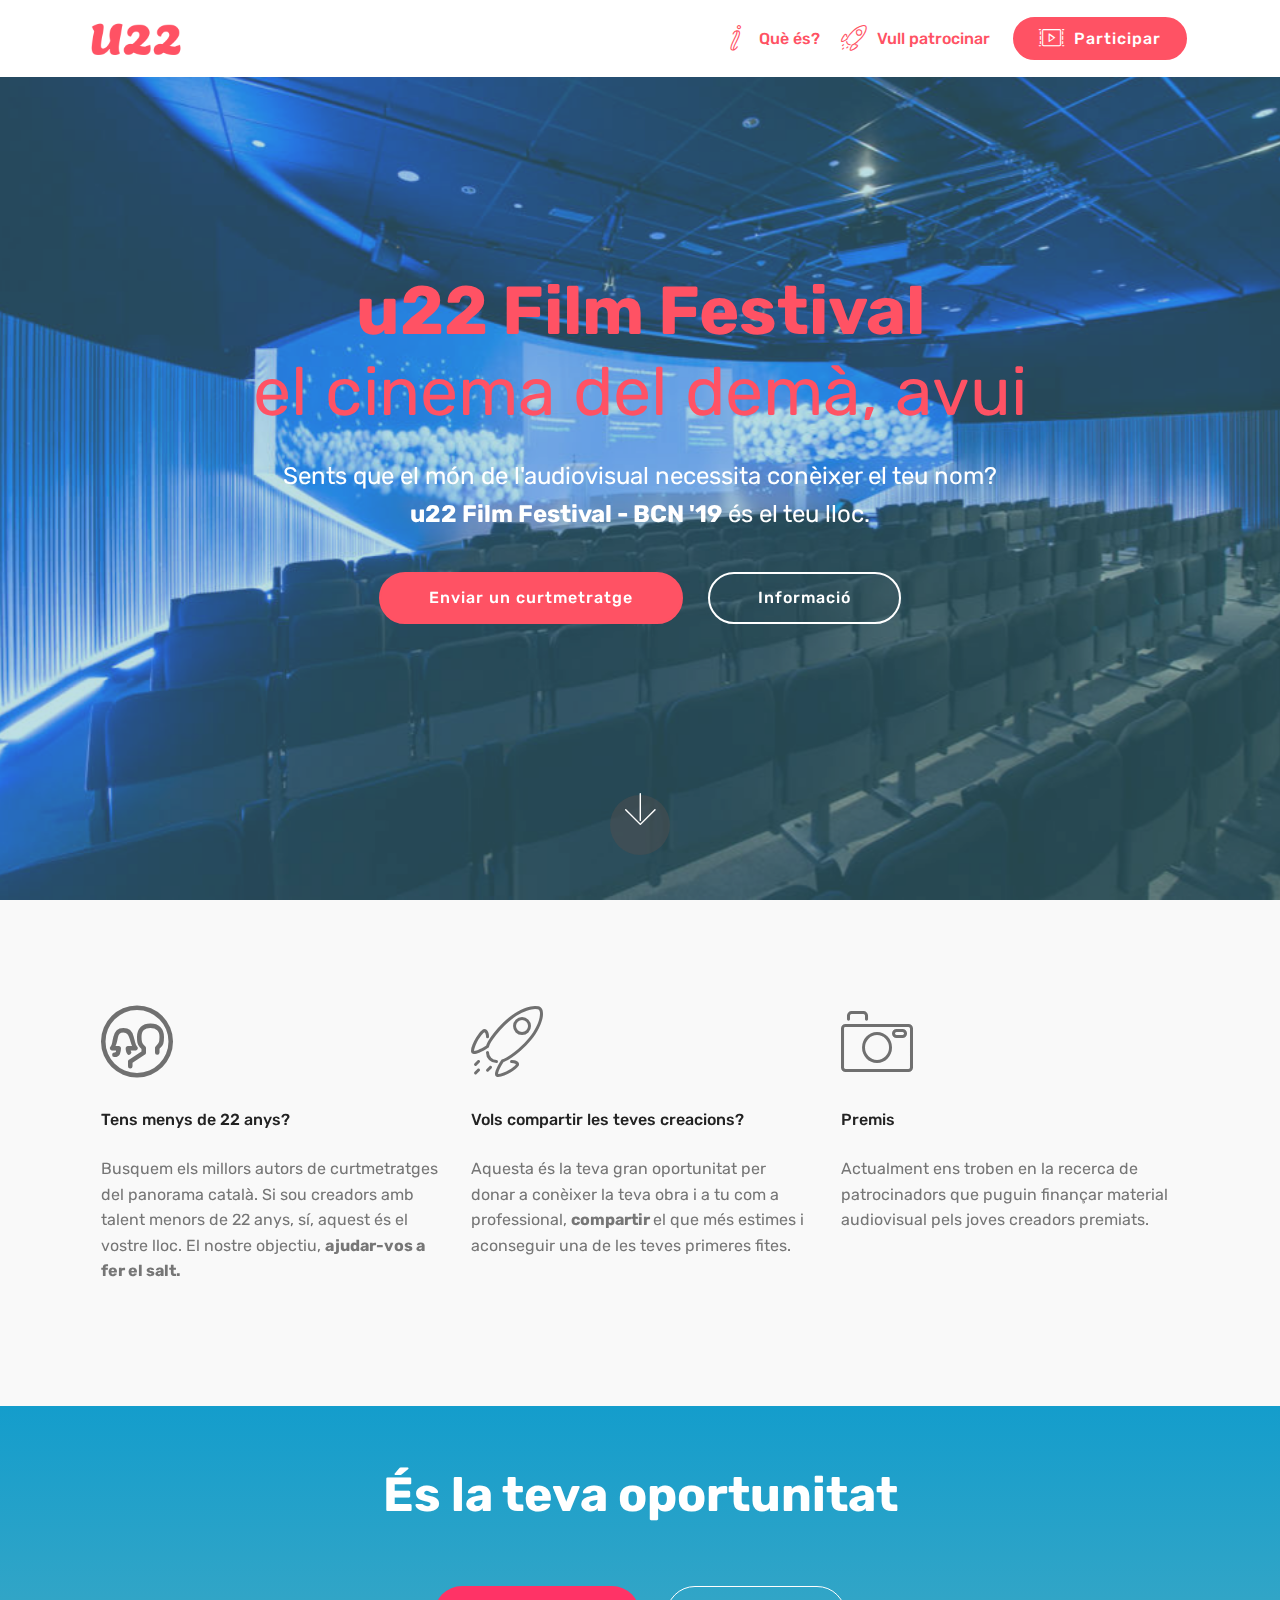
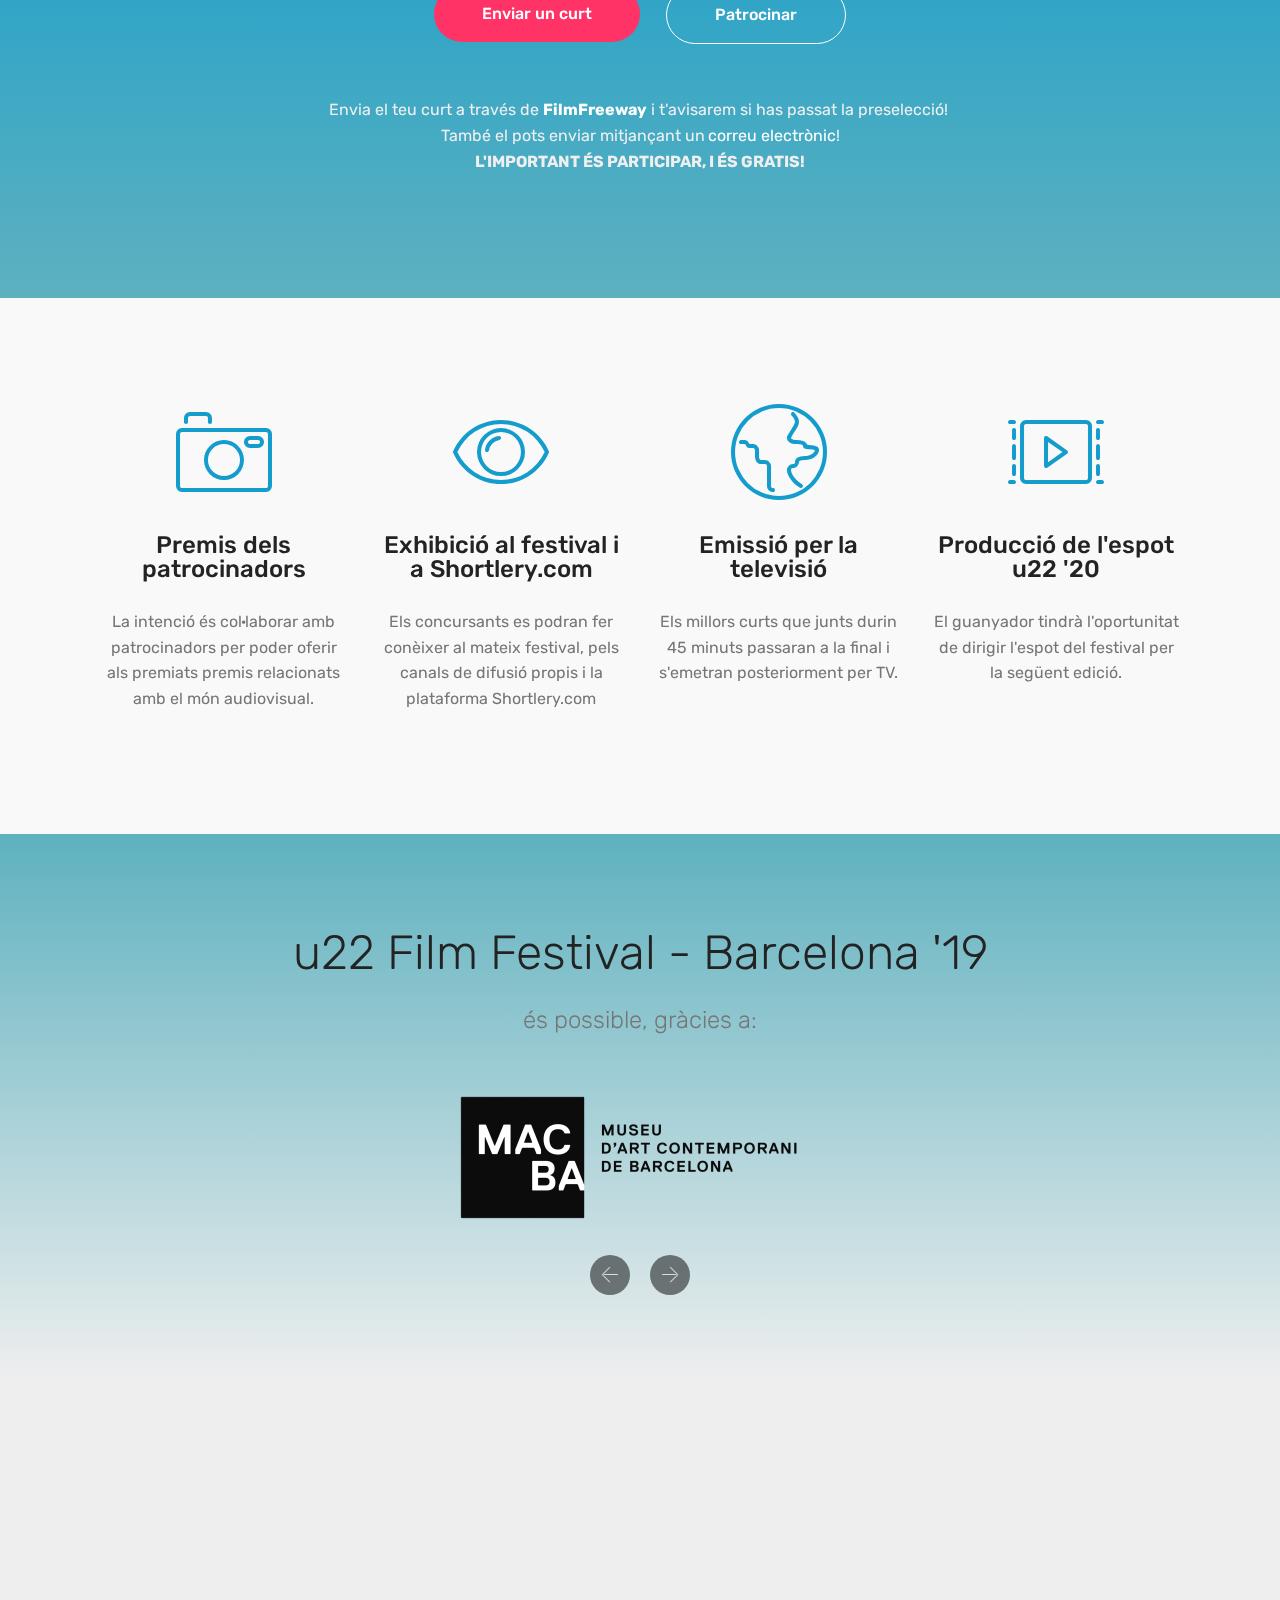
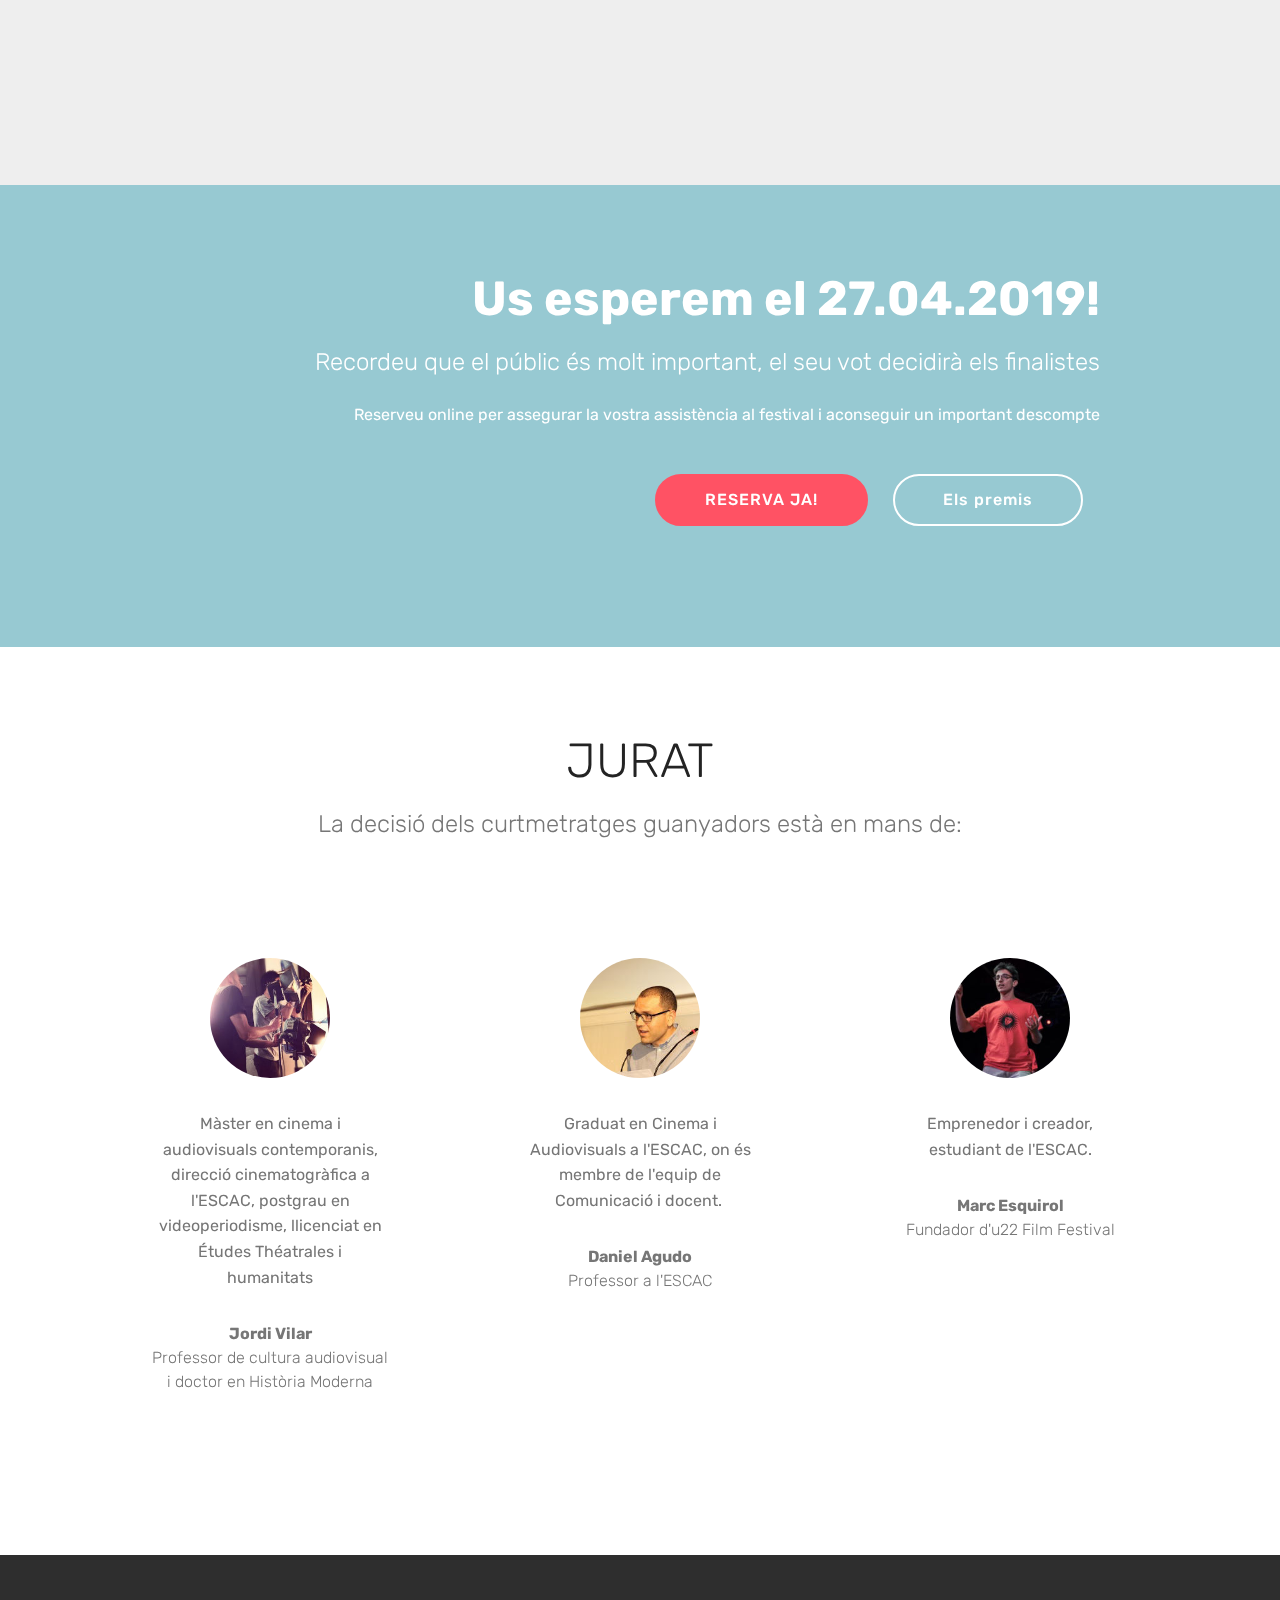
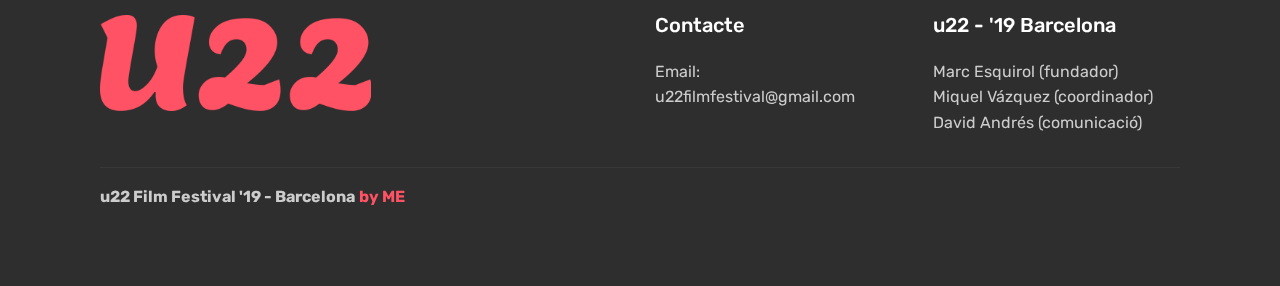
<file: index.html>
<!DOCTYPE html>
<html >
<head>
  <!-- Site made with Mobirise Website Builder v4.8.1, https://mobirise.com -->
  <meta charset="UTF-8">
  <meta http-equiv="X-UA-Compatible" content="IE=edge">
  <meta name="generator" content="Mobirise v4.8.1, mobirise.com">
  <meta name="viewport" content="width=device-width, initial-scale=1, minimum-scale=1">
  <link rel="shortcut icon" href="assets/images/rect4580-342x176.png" type="image/x-icon">
  <meta name="description" content="">
  <title>Home</title>
  <link rel="stylesheet" href="assets/web/assets/mobirise-icons-bold/mobirise-icons-bold.css">
  <link rel="stylesheet" href="assets/web/assets/mobirise-icons/mobirise-icons.css">
  <link rel="stylesheet" href="assets/tether/tether.min.css">
  <link rel="stylesheet" href="assets/bootstrap/css/bootstrap.min.css">
  <link rel="stylesheet" href="assets/bootstrap/css/bootstrap-grid.min.css">
  <link rel="stylesheet" href="assets/bootstrap/css/bootstrap-reboot.min.css">
  <link rel="stylesheet" href="assets/dropdown/css/style.css">
  <link rel="stylesheet" href="assets/socicon/css/styles.css">
  <link rel="stylesheet" href="assets/theme/css/style.css">
  <link rel="stylesheet" href="assets/mobirise/css/mbr-additional.css" type="text/css">
  
  
  
</head>
<body>
  <section class="menu cid-qTkzRZLJNu" once="menu" id="menu1-0">

    

    <nav class="navbar navbar-expand beta-menu navbar-dropdown align-items-center navbar-fixed-top navbar-toggleable-sm">
        <button class="navbar-toggler navbar-toggler-right" type="button" data-toggle="collapse" data-target="#navbarSupportedContent" aria-controls="navbarSupportedContent" aria-expanded="false" aria-label="Toggle navigation">
            <div class="hamburger">
                <span></span>
                <span></span>
                <span></span>
                <span></span>
            </div>
        </button>
        <div class="menu-logo">
            <div class="navbar-brand">
                <span class="navbar-logo">
                    <a href="#top">
                         <img src="assets/images/rect4580-342x176.png" alt="Mobirise" title="" style="height: 3.8rem;">
                    </a>
                </span>
                <span class="navbar-caption-wrap"><a class="navbar-caption text-white display-4" href="https://mobirise.com">
                        u22 Film Festival<br></a></span>
            </div>
        </div>
        <div class="collapse navbar-collapse" id="navbarSupportedContent">
            <ul class="navbar-nav nav-dropdown" data-app-modern-menu="true"><li class="nav-item">
                    <a class="nav-link link text-primary display-4" href="index.html#features5-3"><span class="mbri-italic mbr-iconfont mbr-iconfont-btn"></span>
                        Què és?</a>
                </li>
                <li class="nav-item">
                    <a class="nav-link link text-primary display-4" href="index.html#tabs2-4"><span class="mbri-rocket mbr-iconfont mbr-iconfont-btn"></span>
                        
                        Vull patrocinar</a>
                </li></ul>
            <div class="navbar-buttons mbr-section-btn"><a class="btn btn-sm btn-primary display-4" href="https://filmfreeway.com/u22-barcelona" target="_blank"><span class="mbri-video-play mbr-iconfont mbr-iconfont-btn"></span>
                    
                    Participar</a></div>
        </div>
    </nav>
</section>

<section class="engine"><a href="https://mobiri.se/g">how to build a website for free</a></section><section class="cid-qTkA127IK8 mbr-fullscreen mbr-parallax-background" id="header2-1">

    

    <div class="mbr-overlay" style="opacity: 0.4; background-color: rgb(94, 177, 191);"></div>

    <div class="container align-center">
        <div class="row justify-content-md-center">
            <div class="mbr-white col-md-10">
                <h1 class="mbr-section-title mbr-bold pb-3 mbr-fonts-style display-1">
                    u22 Film Festival<br><span style="font-weight: normal;">el cinema del demà, avui</span></h1>
                
                <p class="mbr-text pb-3 mbr-fonts-style display-5">
                    Sents que el món de l'audiovisual necessita conèixer el teu nom? <br><strong>u22 Film Festival - BCN '19</strong>&nbsp;és el teu lloc.</p>
                <div class="mbr-section-btn"><a class="btn btn-md btn-primary display-4" href="https://filmfreeway.com/u22-barcelona" target="_blank">Enviar un curtmetratge</a>
                    <a class="btn btn-md btn-white-outline display-4" href="index.html#features5-3">Informació</a></div>
            </div>
        </div>
    </div>
    <div class="mbr-arrow hidden-sm-down" aria-hidden="true">
        <a href="#next">
            <i class="mbri-down mbr-iconfont"></i>
        </a>
    </div>
</section>

<section class="features5 cid-qVUhyg4cnL" id="features5-3">
    
    

    
    <div class="container">
        <div class="media-container-row">

            <div class="card p-3 col-12 col-md-6 col-lg-4">
                <div class="card-img pb-3">
                    <span class="mbr-iconfont mbrib-users"></span>
                </div>
                <div class="card-box">
                    <h4 class="card-title py-3 mbr-fonts-style display-7">Tens menys de 22 anys?</h4>
                    <p class="mbr-text mbr-fonts-style display-7">Busquem els millors autors de curtmetratges del panorama català. Si sou creadors amb talent menors de 22 anys, sí, aquest és el vostre lloc. El nostre objectiu, <strong>ajudar-vos a fer el salt.</strong></p>
                </div>
            </div>

            <div class="card p-3 col-12 col-md-6 col-lg-4">
                <div class="card-img pb-3">
                    <span class="mbr-iconfont mbri-rocket"></span>
                </div>
                <div class="card-box">
                    <h4 class="card-title py-3 mbr-fonts-style display-7">
                        Vols compartir les teves creacions?</h4>
                    <p class="mbr-text mbr-fonts-style display-7">Aquesta és la teva gran oportunitat per donar a conèixer la teva obra i a tu com a professional,&nbsp;<strong>compartir </strong>el que més estimes i aconseguir una de les teves primeres fites.<strong>&nbsp;</strong></p>
                </div>
            </div>

            <div class="card p-3 col-12 col-md-6 col-lg-4">
                <div class="card-img pb-3">
                    <span class="mbr-iconfont mbri-camera"></span>
                </div>
                <div class="card-box">
                    <h4 class="card-title py-3 mbr-fonts-style display-7">Premis</h4>
                    <p class="mbr-text mbr-fonts-style display-7">Actualment ens troben en la recerca de patrocinadors que puguin finançar material audiovisual pels joves creadors premiats.</p>
                </div>
            </div>

            
        </div>
    </div>
</section>

<section class="tabs2 cid-qVUjl0N3RP" id="tabs2-4">

    

    
    <div class="container">
        <h2 class="mbr-section-title align-center pb-5 mbr-fonts-style display-2"><strong>És la teva oportunitat</strong></h2>
        <div class="media-container-row">
            <div class="col-12 col-md-8">
                <ul class="nav nav-tabs" role="tablist">
                    <li class="nav-item"><a class="nav-link mbr-fonts-style active show display-7" role="tab" data-toggle="tab" href="#tabs2-4_tab0" aria-selected="true">
                            Enviar un curt</a></li>
                    <li class="nav-item"><a class="nav-link mbr-fonts-style active show display-7" role="tab" data-toggle="tab" href="#tabs2-4_tab1" aria-selected="true">Patrocinar</a></li>
                    
                    
                    
                    
                </ul>
                <div class="tab-content">
                    <div id="tab1" class="tab-pane in active" role="tabpanel">
                        <div class="row">
                            <div class="col-md-12">
                                <p class="mbr-text py-5 mbr-fonts-style display-7">Envia el teu curt a través de <a href="https://filmfreeway.com/u22-barcelona" class="text-white" target="_blank"><strong>FilmFreeway</strong></a>&nbsp;i t'avisarem si has passat la preselecció!&nbsp;<br>També el pots enviar mitjançant un<strong> <a href="mailto:u22filmfestival+ins@gmail.com" class="text-white">correu electrònic</a></strong>!<br><strong>L'IMPORTANT ÉS PARTICIPAR, I ÉS GRATIS!</strong></p>
                            </div>
                        </div>
                    </div>
                    <div id="tab2" class="tab-pane" role="tabpanel">
                        <div class="row">
                            <div class="col-md-12">
                                <p class="mbr-text py-5 mbr-fonts-style display-7">
                                    Vols col·laborar amb u22 Film Festival, en la seva edició BCN '19? <a href="mailto:u22filmfestival@gmail.com"><strong>Contacta`ns!</strong></a></p>
                            </div>
                        </div>
                    </div>
                    <div id="tab3" class="tab-pane" role="tabpanel">
                        <div class="row">
                            <div class="col-md-12">
                                <p class="mbr-text py-5 mbr-fonts-style display-7">Si segueixes baixant, t'expliquem com serà la primera edició!</p>
                            </div>
                        </div>
                    </div>
                    <div id="tab4" class="tab-pane" role="tabpanel">
                        <div class="row">
                            <div class="col-md-12">
                                <p class="mbr-text py-5 mbr-fonts-style display-7">
                                    Mobirise gives you the freedom to develop as many websites as you like given the fact that it is a desktop app.
                                </p>
                            </div>
                        </div>
                    </div>
                    <div id="tab5" class="tab-pane" role="tabpanel">
                        <div class="row">
                            <div class="col-md-12">
                                <p class="mbr-text py-5 mbr-fonts-style display-7">
                                    Publish your website to a local drive, FTP or host on Amazon S3, Google Cloud, Github Pages. Don't be a hostage to just one platform or service provider.
                                </p>
                            </div>
                        </div>
                    </div>
                    <div id="tab6" class="tab-pane" role="tabpanel">
                        <div class="row">
                            <div class="col-md-12">
                                <p class="mbr-text py-5 mbr-fonts-style display-7">
                                    Just drop the blocks into the page, edit content inline and publish - no technical skills required.
                                </p>
                            </div>
                        </div>
                    </div>
                </div>
            </div>
        </div>
    </div>
</section>

<section class="features1 cid-r2zXpA8lmd" id="features1-j">
    
    

    
    <div class="container">
        <div class="media-container-row">

            <div class="card p-3 col-12 col-md-6 col-lg-3">
                <div class="card-img pb-3">
                    <span class="mbr-iconfont mbri-camera"></span>
                </div>
                <div class="card-box">
                    <h4 class="card-title py-3 mbr-fonts-style display-5">
                        Premis dels patrocinadors</h4>
                    <p class="mbr-text mbr-fonts-style display-7">
                        La intenció és col·laborar amb patrocinadors per poder oferir als premiats premis relacionats amb el món audiovisual.</p>
                </div>
            </div>

            <div class="card p-3 col-12 col-md-6 col-lg-3">
                <div class="card-img pb-3">
                    <span class="mbr-iconfont mbri-preview"></span>
                </div>
                <div class="card-box">
                    <h4 class="card-title py-3 mbr-fonts-style display-5">
                        Exhibició al festival i a Shortlery.com</h4>
                    <p class="mbr-text mbr-fonts-style display-7">Els concursants es podran fer conèixer al mateix festival, pels canals de difusió propis i la plataforma Shortlery.com</p>
                </div>
            </div>

            <div class="card p-3 col-12 col-md-6 col-lg-3">
                <div class="card-img pb-3">
                    <span class="mbr-iconfont mbri-globe"></span>
                </div>
                <div class="card-box">
                    <h4 class="card-title py-3 mbr-fonts-style display-5">
                        Emissió per la televisió</h4>
                    <p class="mbr-text mbr-fonts-style display-7">
                        Els millors curts que junts durin 45 minuts passaran a la final i s'emetran posteriorment per TV.</p>
                </div>
            </div>

            <div class="card p-3 col-12 col-md-6 col-lg-3">
                <div class="card-img pb-3">
                    <span class="mbr-iconfont mbri-video-play"></span>
                </div>
                <div class="card-box">
                    <h4 class="card-title py-3 mbr-fonts-style display-5">Producció de l'espot u22 '20</h4>
                    <p class="mbr-text mbr-fonts-style display-7">El guanyador tindrà l'oportunitat de dirigir l'espot del festival per la següent edició.</p>
                </div>
            </div>

        </div>

    </div>

</section>

<section class="clients cid-qVUGsur0ef" id="clients-a">
      

    
        <div class="container mb-5">
            <div class="media-container-row">
                <div class="col-12 align-center">
                    <h2 class="mbr-section-title pb-3 mbr-fonts-style display-2">u22 Film Festival - Barcelona '19</h2>
                    <h3 class="mbr-section-subtitle mbr-light mbr-fonts-style display-5">
                        és possible, gràcies a:</h3>
                </div>
            </div>
        </div>

    <div class="container">
        <div class="carousel slide" data-ride="carousel" role="listbox">
            <div class="carousel-inner" data-visible="3">
                
                
                
                
                
            <div class="carousel-item ">
                    <div class="media-container-row">
                        <div class="col-md-12">
                            <div class="wrap-img ">
                                <img src="assets/images/88813f5801802f1adf6003e9e6ce2d80-368x131.png" class="img-responsive clients-img" alt="" title="">
                            </div>
                        </div>
                    </div>
                </div></div>
            <div class="carousel-controls">
                <a data-app-prevent-settings="" class="carousel-control carousel-control-prev" role="button" data-slide="prev">
                    <span aria-hidden="true" class="mbri-left mbr-iconfont"></span>
                    <span class="sr-only">Previous</span>
                </a>
                <a data-app-prevent-settings="" class="carousel-control carousel-control-next" role="button" data-slide="next">
                    <span aria-hidden="true" class="mbri-right mbr-iconfont"></span>
                    <span class="sr-only">Next</span>
                </a>
            </div>
        </div>
    </div>
</section>

<section class="map1 cid-qVZ3pc84AZ" id="map1-i">

     

    <div class="google-map"><iframe frameborder="0" style="border:0" src="https://www.google.com/maps/embed/v1/place?key=AIzaSyA0Dx_boXQiwvdz8sJHoYeZNVTdoWONYkU&amp;q=place_id:ChIJLcC0-PSipBIRdHiFCj_ewdY" allowfullscreen=""></iframe></div>
</section>

<section class="mbr-section info4 cid-qVZ3lYNaGY mbr-parallax-background" id="info4-h">

    

    <div class="mbr-overlay" style="opacity: 0.6; background-color: rgb(94, 177, 191);">
    </div>
    <div class="container">
        <div class="justify-content-center row">
            <div class="media-container-column title col-12 col-md-10">
                <h2 class="align-right mbr-bold mbr-white pb-3 mbr-fonts-style display-2">
                    Us esperem el 27.04.2019!</h2>
                <h3 class="mbr-section-subtitle align-right mbr-light mbr-white pb-3 mbr-fonts-style display-5">Recordeu que el públic és molt important, el seu vot decidirà els finalistes<br></h3>
                <p class="mbr-text align-right mbr-white mbr-fonts-style display-7">Reserveu online per assegurar la vostra assistència al festival i aconseguir un important descompte</p>
                <div class="mbr-section-btn align-right py-4"><a class="btn btn-primary display-4" href="https://ti.to/u22/barcelona-19">RESERVA JA!</a>
                    <a class="btn btn-white-outline display-4" href="index.html#counters1-9">Els premis</a></div>
            </div>
        </div>
    </div>
</section>

<section class="testimonials1 cid-qVUtyJexAo" id="testimonials1-8">

    

    
    <div class="container">
        <div class="media-container-row">
            <div class="title col-12 align-center">
                <h2 class="pb-3 mbr-fonts-style display-2">JURAT</h2>
                <h3 class="mbr-section-subtitle mbr-light pb-3 mbr-fonts-style display-5">La decisió dels curtmetratges guanyadors està en mans de:</h3>
            </div>
        </div>
    </div>

    <div class="container pt-3 mt-2">
        <div class="media-container-row">
            <div class="mbr-testimonial p-3 align-center col-12 col-md-6 col-lg-4">
                <div class="panel-item p-3">
                    <div class="card-block">
                        <div class="testimonial-photo">
                            <img src="assets/images/rodatge-1-240x240.jpg" alt="" title="">
                        </div>
                        <p class="mbr-text mbr-fonts-style display-7">
                           Màster en cinema i audiovisuals contemporanis, direcció cinematogràfica a l'ESCAC, postgrau en videoperiodisme, llicenciat en Études Théatrales i humanitats</p>
                    </div>
                    <div class="card-footer">
                        <div class="mbr-author-name mbr-bold mbr-fonts-style display-7">
                             Jordi Vilar</div>
                        <small class="mbr-author-desc mbr-italic mbr-light mbr-fonts-style display-7">
                               Professor de cultura audiovisual<br>i doctor en Història Moderna</small>
                    </div>
                </div>
            </div>

            <div class="mbr-testimonial p-3 align-center col-12 col-md-6 col-lg-4">
                <div class="panel-item p-3">
                    <div class="card-block">
                        <div class="testimonial-photo">
                            <img src="assets/images/unnamed-170x248.jpg" alt="" title="">
                        </div>
                        <p class="mbr-text mbr-fonts-style display-7">
                           Graduat en Cinema i Audiovisuals a l'ESCAC, on és membre de l'equip de Comunicació i docent.&nbsp;</p>
                    </div>
                    <div class="card-footer">
                        <div class="mbr-author-name mbr-bold mbr-fonts-style display-7">
                             Daniel Agudo</div>
                        <small class="mbr-author-desc mbr-italic mbr-light mbr-fonts-style display-7">
                               Professor a l'ESCAC</small>
                    </div>
                </div>
            </div>

            <div class="mbr-testimonial p-3 align-center col-12 col-md-6 col-lg-4">
                <div class="panel-item p-3">
                    <div class="card-block">
                        <div class="testimonial-photo">
                            <img src="assets/images/20188322-300x300-1-240x240.jpg" alt="" title="">
                        </div>
                        <p class="mbr-text mbr-fonts-style display-7">
                           Emprenedor i creador, estudiant de l'ESCAC.</p>
                    </div>
                    <div class="card-footer">
                        <div class="mbr-author-name mbr-bold mbr-fonts-style display-7">
                             Marc Esquirol</div>
                        <small class="mbr-author-desc mbr-italic mbr-light mbr-fonts-style display-7">
                               Fundador d'u22 Film Festival</small>
                    </div>
                </div>
            </div>

            

            

            
        </div>
    </div>   
</section>

<section class="cid-qTkAaeaxX5" id="footer1-2">

    

    

    <div class="container">
        <div class="media-container-row content text-white">
            <div class="col-12 col-md-3">
                <div class="media-wrap">
                    
                        <img src="assets/images/logo-2-374x132.png" alt="Mobirise" title="">
                    
                </div>
            </div>
            <div class="col-12 col-md-3 mbr-fonts-style display-7">
                <h5 class="pb-3"></h5>
                <p class="mbr-text"></p>
            </div>
            <div class="col-12 col-md-3 mbr-fonts-style display-7">
                <h5 class="pb-3">
                    Contacte</h5>
                <p class="mbr-text">
                    Email: <br>u22filmfestival@gmail.com &nbsp; &nbsp; &nbsp;&nbsp;</p>
            </div>
            <div class="col-12 col-md-3 mbr-fonts-style display-7">
                <h5 class="pb-3">u22 - '19 Barcelona</h5>
                <p class="mbr-text">Marc Esquirol (fundador)<br>Miquel Vázquez (coordinador)<br>David Andrés (comunicació)<br></p>
            </div>
        </div>
        <div class="footer-lower">
            <div class="media-container-row">
                <div class="col-sm-12">
                    <hr>
                </div>
            </div>
            <div class="media-container-row mbr-white">
                <div class="col-sm-6 copyright">
                    <p class="mbr-text mbr-fonts-style display-7"><strong>u22 Film Festival '19 - Barcelona</strong> <a href="http://marcesquirol.me" target="_blank"><strong>by ME</strong></a></p>
                </div>
                <div class="col-md-6">
                    
                </div>
            </div>
        </div>
    </div>
</section>


  <script src="assets/web/assets/jquery/jquery.min.js"></script>
  <script src="assets/popper/popper.min.js"></script>
  <script src="assets/tether/tether.min.js"></script>
  <script src="assets/bootstrap/js/bootstrap.min.js"></script>
  <script src="assets/dropdown/js/script.min.js"></script>
  <script src="assets/parallax/jarallax.min.js"></script>
  <script src="assets/mbr-tabs/mbr-tabs.js"></script>
  <script src="assets/bootstrapcarouselswipe/bootstrap-carousel-swipe.js"></script>
  <script src="assets/mbr-clients-slider/mbr-clients-slider.js"></script>
  <script src="assets/smoothscroll/smooth-scroll.js"></script>
  <script src="assets/touchswipe/jquery.touch-swipe.min.js"></script>
  <script src="assets/theme/js/script.js"></script>
  
  
</body>
</html>
</file>
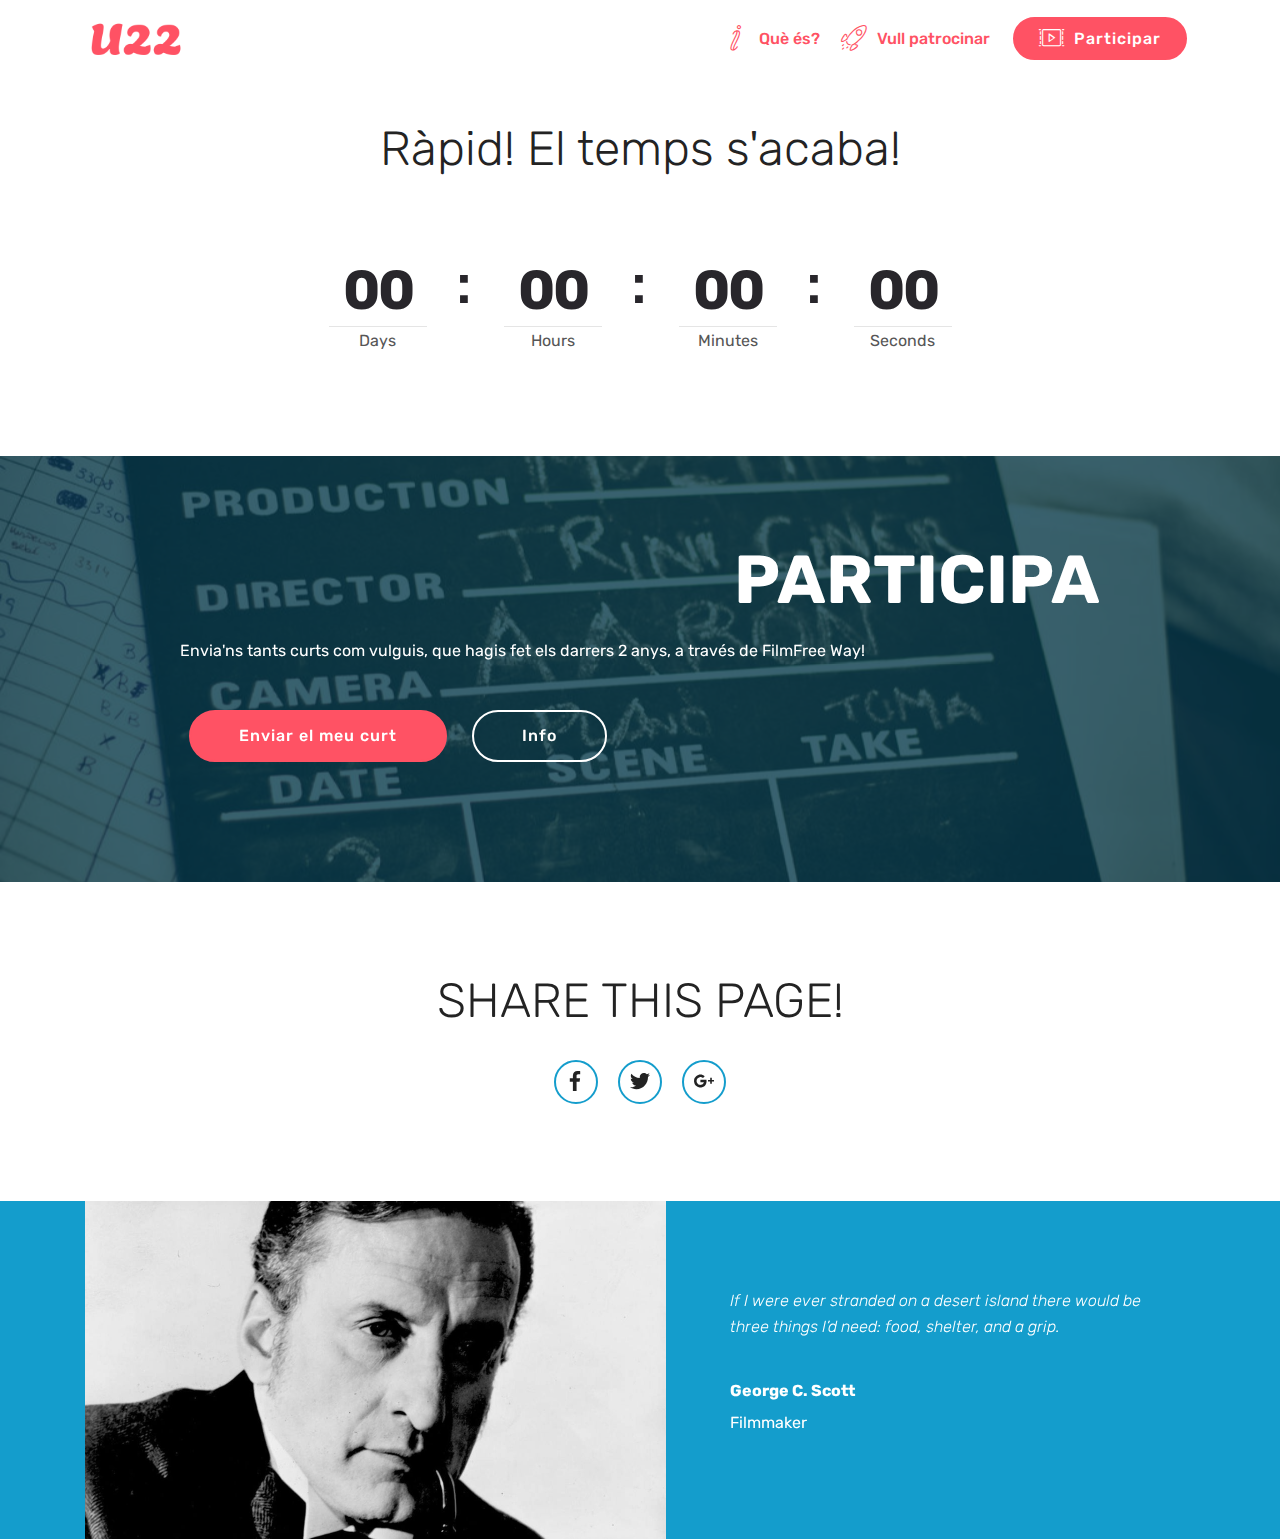
<file: page1.html>
<!DOCTYPE html>
<html >
<head>
  <!-- Site made with Mobirise Website Builder v4.8.1, https://mobirise.com -->
  <meta charset="UTF-8">
  <meta http-equiv="X-UA-Compatible" content="IE=edge">
  <meta name="generator" content="Mobirise v4.8.1, mobirise.com">
  <meta name="viewport" content="width=device-width, initial-scale=1, minimum-scale=1">
  <link rel="shortcut icon" href="assets/images/rect4580-342x176.png" type="image/x-icon">
  <meta name="description" content="Site Builder Description">
  <title>Envia el teu curt</title>
  <link rel="stylesheet" href="assets/web/assets/mobirise-icons/mobirise-icons.css">
  <link rel="stylesheet" href="assets/tether/tether.min.css">
  <link rel="stylesheet" href="assets/bootstrap/css/bootstrap.min.css">
  <link rel="stylesheet" href="assets/bootstrap/css/bootstrap-grid.min.css">
  <link rel="stylesheet" href="assets/bootstrap/css/bootstrap-reboot.min.css">
  <link rel="stylesheet" href="assets/socicon/css/styles.css">
  <link rel="stylesheet" href="assets/dropdown/css/style.css">
  <link rel="stylesheet" href="assets/theme/css/style.css">
  <link rel="stylesheet" href="assets/mobirise/css/mbr-additional.css" type="text/css">
  
  
  
</head>
<body>
  <section class="menu cid-qTkzRZLJNu" once="menu" id="menu1-b">

    

    <nav class="navbar navbar-expand beta-menu navbar-dropdown align-items-center navbar-fixed-top navbar-toggleable-sm">
        <button class="navbar-toggler navbar-toggler-right" type="button" data-toggle="collapse" data-target="#navbarSupportedContent" aria-controls="navbarSupportedContent" aria-expanded="false" aria-label="Toggle navigation">
            <div class="hamburger">
                <span></span>
                <span></span>
                <span></span>
                <span></span>
            </div>
        </button>
        <div class="menu-logo">
            <div class="navbar-brand">
                <span class="navbar-logo">
                    <a href="#top">
                         <img src="assets/images/rect4580-342x176.png" alt="Mobirise" title="" style="height: 3.8rem;">
                    </a>
                </span>
                <span class="navbar-caption-wrap"><a class="navbar-caption text-white display-4" href="https://mobirise.com">
                        u22 Film Festival<br></a></span>
            </div>
        </div>
        <div class="collapse navbar-collapse" id="navbarSupportedContent">
            <ul class="navbar-nav nav-dropdown" data-app-modern-menu="true"><li class="nav-item">
                    <a class="nav-link link text-primary display-4" href="index.html#features5-3"><span class="mbri-italic mbr-iconfont mbr-iconfont-btn"></span>
                        Què és?</a>
                </li>
                <li class="nav-item">
                    <a class="nav-link link text-primary display-4" href="index.html#tabs2-4"><span class="mbri-rocket mbr-iconfont mbr-iconfont-btn"></span>
                        
                        Vull patrocinar</a>
                </li></ul>
            <div class="navbar-buttons mbr-section-btn"><a class="btn btn-sm btn-primary display-4" href="https://filmfreeway.com/u22-barcelona" target="_blank"><span class="mbri-video-play mbr-iconfont mbr-iconfont-btn"></span>
                    
                    Participar</a></div>
        </div>
    </nav>
</section>

<section class="engine"><a href="https://mobiri.se/n">simple web templates</a></section><section class="countdown1 cid-qVUMmfvgwu" id="countdown1-d">
    
    
    
    <div class="container ">
        <h2 class="mbr-section-title pb-3 align-center mbr-fonts-style display-2">
            Ràpid! El temps s'acaba!</h2>
        
        
    </div>
    <div class="container countdown-cont align-center">
        <div class="daysCountdown" title="Days"></div>
        <div class="hoursCountdown" title="Hours"></div> 
        <div class="minutesCountdown" title="Minutes"></div> 
        <div class="secondsCountdown" title="Seconds"></div>
        <div class="countdown pt-5 mt-2" data-due-date="2019/01/01"> 
        </div>
    </div>
</section>

<section class="mbr-section info3 cid-qVUMw479sN mbr-parallax-background" id="info3-e">

    

    <div class="mbr-overlay" style="opacity: 0.8; background-color: rgb(7, 59, 76);">
    </div>

    <div class="container">
        <div class="row justify-content-center">
            <div class="media-container-column title col-12 col-md-10">
                <h2 class="align-left mbr-bold mbr-white pb-3 mbr-fonts-style display-1">
                    PARTICIPA</h2>
                
                <p class="mbr-text align-left mbr-white mbr-fonts-style display-7">
                    Envia'ns tants curts com vulguis, que hagis fet els darrers 2 anys, a través de FilmFree Way!
                </p>
                <div class="mbr-section-btn align-left py-4"><a class="btn btn-primary display-4" href="https://filmfreeway.com/festivals">Enviar el meu curt</a>
                    <a class="btn btn-white-outline display-4" href="index.html#counters1-9">Info</a></div>
            </div>
        </div>
    </div>
</section>

<section class="cid-qVUO0G6ia2" id="social-buttons1-f">
    
    

    

    <div class="container">
        <div class="media-container-row">
            <div class="col-md-8 align-center">
                <h2 class="pb-3 mbr-section-title mbr-fonts-style display-2">
                    SHARE THIS PAGE!
                </h2>
                <div>
                    <div class="mbr-social-likes" data-counters="false">
                        <span class="btn btn-social facebook mx-2" title="Share link on Facebook">
                            <i class="socicon socicon-facebook"></i>
                        </span>
                        <span class="btn btn-social twitter mx-2" title="Share link on Twitter">
                            <i class="socicon socicon-twitter"></i>
                        </span>
                        <span class="btn btn-social plusone mx-2" title="Share link on Google+">
                            <i class="socicon socicon-googleplus"></i>
                        </span>
                        
                        
                    </div>
                </div>
            </div>
        </div>
    </div>
</section>

<section class="testimonials2 cid-qVUKLa85Em" id="testimonials2-c">

    

    

    <div class="container">
        <div class="media-container-row">
            <div class="mbr-figure pr-lg-5" style="width: 130%;">
              <img src="assets/images/george-c.-scott-1162x676.jpg" alt="" title="">
            </div>
            <div class="media-content px-3 align-self-center mbr-white py-2">
                    <p class="mbr-text testimonial-text mbr-fonts-style display-7">
                       If I were ever stranded on a desert island there would be three things I’d need: food, shelter, and a grip.
                    </p>
                    <p class="mbr-author-name pt-4 mb-2 mbr-fonts-style display-7">
                       George C. Scott</p>
                    <p class="mbr-author-desc mbr-fonts-style display-7">
                       Filmmaker</p>
            </div>
        </div>
    </div>
</section>


  <script src="assets/web/assets/jquery/jquery.min.js"></script>
  <script src="assets/popper/popper.min.js"></script>
  <script src="assets/tether/tether.min.js"></script>
  <script src="assets/bootstrap/js/bootstrap.min.js"></script>
  <script src="assets/smoothscroll/smooth-scroll.js"></script>
  <script src="assets/touchswipe/jquery.touch-swipe.min.js"></script>
  <script src="assets/countdown/jquery.countdown.min.js"></script>
  <script src="assets/parallax/jarallax.min.js"></script>
  <script src="assets/sociallikes/social-likes.js"></script>
  <script src="assets/dropdown/js/script.min.js"></script>
  <script src="assets/theme/js/script.js"></script>
  
  
</body>
</html>
</file>
<file: assets/web/assets/mobirise-icons-bold/mobirise-icons-bold.css>
@font-face {
  font-family: 'mobirise-icons-bold';
  src:  url('mobirise-icons-bold.eot?m1l4yr');
  src:  url('mobirise-icons-bold.eot?m1l4yr#iefix') format('embedded-opentype'),
    url('mobirise-icons-bold.ttf?m1l4yr') format('truetype'),
    url('mobirise-icons-bold.woff?m1l4yr') format('woff'),
    url('mobirise-icons-bold.svg?m1l4yr#mobirise-icons-bold') format('svg');
  font-weight: normal;
  font-style: normal;
}

[class^="mbrib-"], [class*="mbrib-"] {
  /* use !important to prevent issues with browser extensions that change fonts */
  font-family: 'mobirise-icons-bold' !important;
  speak: none;
  font-style: normal;
  font-weight: normal;
  font-variant: normal;
  text-transform: none;
  line-height: 1;

  /* Better Font Rendering =========== */
  -webkit-font-smoothing: antialiased;
  -moz-osx-font-smoothing: grayscale;
}

.mbrib-add-submenu:before {
  content: "\e900";
}
.mbrib-alert:before {
  content: "\e901";
}
.mbrib-align-center:before {
  content: "\e902";
}
.mbrib-align-justify:before {
  content: "\e903";
}
.mbrib-align-left:before {
  content: "\e904";
}
.mbrib-align-right:before {
  content: "\e905";
}
.mbrib-android:before {
  content: "\e906";
}
.mbrib-apple:before {
  content: "\e907";
}
.mbrib-arrow-down:before {
  content: "\e908";
}
.mbrib-arrow-next:before {
  content: "\e909";
}
.mbrib-arrow-prev:before {
  content: "\e90a";
}
.mbrib-arrow-up:before {
  content: "\e90b";
}
.mbrib-bold:before {
  content: "\e90c";
}
.mbrib-bookmark:before {
  content: "\e90d";
}
.mbrib-bootstrap:before {
  content: "\e90e";
}
.mbrib-briefcase:before {
  content: "\e90f";
}
.mbrib-browse:before {
  content: "\e910";
}
.mbrib-bulleted-list:before {
  content: "\e911";
}
.mbrib-calendar:before {
  content: "\e912";
}
.mbrib-camera:before {
  content: "\e913";
}
.mbrib-cart-add:before {
  content: "\e914";
}
.mbrib-cart-full:before {
  content: "\e915";
}
.mbrib-cash:before {
  content: "\e916";
}
.mbrib-change-style:before {
  content: "\e917";
}
.mbrib-chat:before {
  content: "\e918";
}
.mbrib-clock:before {
  content: "\e919";
}
.mbrib-close:before {
  content: "\e91a";
}
.mbrib-cloud:before {
  content: "\e91b";
}
.mbrib-code:before {
  content: "\e91c";
}
.mbrib-contact-form:before {
  content: "\e91d";
}
.mbrib-credit-card:before {
  content: "\e91e";
}
.mbrib-cursor-click:before {
  content: "\e91f";
}
.mbrib-cust-feedback:before {
  content: "\e920";
}
.mbrib-database:before {
  content: "\e921";
}
.mbrib-delivery:before {
  content: "\e922";
}
.mbrib-desktop:before {
  content: "\e923";
}
.mbrib-devices:before {
  content: "\e924";
}
.mbrib-down:before {
  content: "\e925";
}
.mbrib-download:before {
  content: "\e926";
}
.mbrib-drag-n-drop:before {
  content: "\e927";
}
.mbrib-drag-n-drop2:before {
  content: "\e928";
}
.mbrib-edit:before {
  content: "\e929";
}
.mbrib-edit2:before {
  content: "\e92a";
}
.mbrib-error:before {
  content: "\e92b";
}
.mbrib-extension:before {
  content: "\e92c";
}
.mbrib-features:before {
  content: "\e92d";
}
.mbrib-file:before {
  content: "\e92e";
}
.mbrib-flag:before {
  content: "\e92f";
}
.mbrib-folder:before {
  content: "\e930";
}
.mbrib-gift:before {
  content: "\e931";
}
.mbrib-github:before {
  content: "\e932";
}
.mbrib-globe-2:before {
  content: "\e933";
}
.mbrib-globe:before {
  content: "\e934";
}
.mbrib-growing-chart:before {
  content: "\e935";
}
.mbrib-hearth:before {
  content: "\e936";
}
.mbrib-help:before {
  content: "\e937";
}
.mbrib-home:before {
  content: "\e938";
}
.mbrib-hot-cup:before {
  content: "\e939";
}
.mbrib-idea:before {
  content: "\e93a";
}
.mbrib-image-gallery:before {
  content: "\e93b";
}
.mbrib-image-slider:before {
  content: "\e93c";
}
.mbrib-info:before {
  content: "\e93d";
}
.mbrib-italic:before {
  content: "\e93e";
}
.mbrib-key:before {
  content: "\e93f";
}
.mbrib-laptop:before {
  content: "\e940";
}
.mbrib-layers:before {
  content: "\e941";
}
.mbrib-left-right:before {
  content: "\e942";
}
.mbrib-left:before {
  content: "\e943";
}
.mbrib-letter:before {
  content: "\e944";
}
.mbrib-like:before {
  content: "\e945";
}
.mbrib-link:before {
  content: "\e946";
}
.mbrib-lock:before {
  content: "\e947";
}
.mbrib-login:before {
  content: "\e948";
}
.mbrib-logout:before {
  content: "\e949";
}
.mbrib-magic-stick:before {
  content: "\e94a";
}
.mbrib-map-pin:before {
  content: "\e94b";
}
.mbrib-menu:before {
  content: "\e94c";
}
.mbrib-mobile:before {
  content: "\e94d";
}
.mbrib-mobile2:before {
  content: "\e94e";
}
.mbrib-mobirise:before {
  content: "\e94f";
}
.mbrib-more-horizontal:before {
  content: "\e950";
}
.mbrib-more-vertical:before {
  content: "\e951";
}
.mbrib-music:before {
  content: "\e952";
}
.mbrib-new-file:before {
  content: "\e953";
}
.mbrib-numbered-list:before {
  content: "\e954";
}
.mbrib-opened-folder:before {
  content: "\e955";
}
.mbrib-pages:before {
  content: "\e956";
}
.mbrib-paper-plane:before {
  content: "\e957";
}
.mbrib-paperclip:before {
  content: "\e958";
}
.mbrib-photo:before {
  content: "\e959";
}
.mbrib-photos:before {
  content: "\e95a";
}
.mbrib-pin:before {
  content: "\e95b";
}
.mbrib-play:before {
  content: "\e95c";
}
.mbrib-plus:before {
  content: "\e95d";
}
.mbrib-preview:before {
  content: "\e95e";
}
.mbrib-print:before {
  content: "\e95f";
}
.mbrib-protect:before {
  content: "\e960";
}
.mbrib-question:before {
  content: "\e961";
}
.mbrib-quote-left:before {
  content: "\e962";
}
.mbrib-quote-right:before {
  content: "\e963";
}
.mbrib-redo:before {
  content: "\e964";
}
.mbrib-refresh:before {
  content: "\e965";
}
.mbrib-responsive:before {
  content: "\e966";
}
.mbrib-right:before {
  content: "\e967";
}
.mbrib-rocket:before {
  content: "\e968";
}
.mbrib-sad-face:before {
  content: "\e969";
}
.mbrib-sale:before {
  content: "\e96a";
}
.mbrib-save:before {
  content: "\e96b";
}
.mbrib-search:before {
  content: "\e96c";
}
.mbrib-setting:before {
  content: "\e96d";
}
.mbrib-setting2:before {
  content: "\e96e";
}
.mbrib-setting3:before {
  content: "\e96f";
}
.mbrib-share:before {
  content: "\e970";
}
.mbrib-shopping-bag:before {
  content: "\e971";
}
.mbrib-shopping-basket:before {
  content: "\e972";
}
.mbrib-shopping-cart:before {
  content: "\e973";
}
.mbrib-sites:before {
  content: "\e974";
}
.mbrib-smile-face:before {
  content: "\e975";
}
.mbrib-speed:before {
  content: "\e976";
}
.mbrib-star:before {
  content: "\e977";
}
.mbrib-success:before {
  content: "\e978";
}
.mbrib-sun:before {
  content: "\e979";
}
.mbrib-sun2:before {
  content: "\e97a";
}
.mbrib-tablet-vertical:before {
  content: "\e97b";
}
.mbrib-tablet:before {
  content: "\e97c";
}
.mbrib-target:before {
  content: "\e97d";
}
.mbrib-timer:before {
  content: "\e97e";
}
.mbrib-to-ftp:before {
  content: "\e97f";
}
.mbrib-to-local-drive:before {
  content: "\e980";
}
.mbrib-touch-swipe:before {
  content: "\e981";
}
.mbrib-touch:before {
  content: "\e982";
}
.mbrib-trash:before {
  content: "\e983";
}
.mbrib-underline:before {
  content: "\e984";
}
.mbrib-undo:before {
  content: "\e985";
}
.mbrib-unlink:before {
  content: "\e986";
}
.mbrib-unlock:before {
  content: "\e987";
}
.mbrib-up-down:before {
  content: "\e988";
}
.mbrib-up:before {
  content: "\e989";
}
.mbrib-update:before {
  content: "\e98a";
}
.mbrib-upload:before {
  content: "\e98b";
}
.mbrib-user:before {
  content: "\e98c";
}
.mbrib-user2:before {
  content: "\e98d";
}
.mbrib-users:before {
  content: "\e98e";
}
.mbrib-video-play:before {
  content: "\e98f";
}
.mbrib-video:before {
  content: "\e990";
}
.mbrib-watch:before {
  content: "\e991";
}
.mbrib-website-theme:before {
  content: "\e992";
}
.mbrib-wifi:before {
  content: "\e993";
}
.mbrib-windows:before {
  content: "\e994";
}
.mbrib-zoom-out:before {
  content: "\e995";
}
</file>
<file: assets/web/assets/mobirise-icons/mobirise-icons.css>
@font-face {
  font-family: 'MobiriseIcons';
  src:  url('mobirise-icons.eot?spat4u');
  src:  url('mobirise-icons.eot?spat4u#iefix') format('embedded-opentype'),
    url('mobirise-icons.ttf?spat4u') format('truetype'),
    url('mobirise-icons.woff?spat4u') format('woff'),
    url('mobirise-icons.svg?spat4u#MobiriseIcons') format('svg');
  font-weight: normal;
  font-style: normal;
}

[class^="mbri-"], [class*=" mbri-"] {
  /* use !important to prevent issues with browser extensions that change fonts */
  font-family: MobiriseIcons !important;
  speak: none;
  font-style: normal;
  font-weight: normal;
  font-variant: normal;
  text-transform: none;
  line-height: 1;

  /* Better Font Rendering =========== */
  -webkit-font-smoothing: antialiased;
  -moz-osx-font-smoothing: grayscale;
}

.mbri-add-submenu:before {
  content: "\e900";
}
.mbri-alert:before {
  content: "\e901";
}
.mbri-align-center:before {
  content: "\e902";
}
.mbri-align-justify:before {
  content: "\e903";
}
.mbri-align-left:before {
  content: "\e904";
}
.mbri-align-right:before {
  content: "\e905";
}
.mbri-android:before {
  content: "\e906";
}
.mbri-apple:before {
  content: "\e907";
}
.mbri-arrow-down:before {
  content: "\e908";
}
.mbri-arrow-next:before {
  content: "\e909";
}
.mbri-arrow-prev:before {
  content: "\e90a";
}
.mbri-arrow-up:before {
  content: "\e90b";
}
.mbri-bold:before {
  content: "\e90c";
}
.mbri-bookmark:before {
  content: "\e90d";
}
.mbri-bootstrap:before {
  content: "\e90e";
}
.mbri-briefcase:before {
  content: "\e90f";
}
.mbri-browse:before {
  content: "\e910";
}
.mbri-bulleted-list:before {
  content: "\e911";
}
.mbri-calendar:before {
  content: "\e912";
}
.mbri-camera:before {
  content: "\e913";
}
.mbri-cart-add:before {
  content: "\e914";
}
.mbri-cart-full:before {
  content: "\e915";
}
.mbri-cash:before {
  content: "\e916";
}
.mbri-change-style:before {
  content: "\e917";
}
.mbri-chat:before {
  content: "\e918";
}
.mbri-clock:before {
  content: "\e919";
}
.mbri-close:before {
  content: "\e91a";
}
.mbri-cloud:before {
  content: "\e91b";
}
.mbri-code:before {
  content: "\e91c";
}
.mbri-contact-form:before {
  content: "\e91d";
}
.mbri-credit-card:before {
  content: "\e91e";
}
.mbri-cursor-click:before {
  content: "\e91f";
}
.mbri-cust-feedback:before {
  content: "\e920";
}
.mbri-database:before {
  content: "\e921";
}
.mbri-delivery:before {
  content: "\e922";
}
.mbri-desktop:before {
  content: "\e923";
}
.mbri-devices:before {
  content: "\e924";
}
.mbri-down:before {
  content: "\e925";
}
.mbri-download:before {
  content: "\e989";
}
.mbri-drag-n-drop:before {
  content: "\e927";
}
.mbri-drag-n-drop2:before {
  content: "\e928";
}
.mbri-edit:before {
  content: "\e929";
}
.mbri-edit2:before {
  content: "\e92a";
}
.mbri-error:before {
  content: "\e92b";
}
.mbri-extension:before {
  content: "\e92c";
}
.mbri-features:before {
  content: "\e92d";
}
.mbri-file:before {
  content: "\e92e";
}
.mbri-flag:before {
  content: "\e92f";
}
.mbri-folder:before {
  content: "\e930";
}
.mbri-gift:before {
  content: "\e931";
}
.mbri-github:before {
  content: "\e932";
}
.mbri-globe:before {
  content: "\e933";
}
.mbri-globe-2:before {
  content: "\e934";
}
.mbri-growing-chart:before {
  content: "\e935";
}
.mbri-hearth:before {
  content: "\e936";
}
.mbri-help:before {
  content: "\e937";
}
.mbri-home:before {
  content: "\e938";
}
.mbri-hot-cup:before {
  content: "\e939";
}
.mbri-idea:before {
  content: "\e93a";
}
.mbri-image-gallery:before {
  content: "\e93b";
}
.mbri-image-slider:before {
  content: "\e93c";
}
.mbri-info:before {
  content: "\e93d";
}
.mbri-italic:before {
  content: "\e93e";
}
.mbri-key:before {
  content: "\e93f";
}
.mbri-laptop:before {
  content: "\e940";
}
.mbri-layers:before {
  content: "\e941";
}
.mbri-left-right:before {
  content: "\e942";
}
.mbri-left:before {
  content: "\e943";
}
.mbri-letter:before {
  content: "\e944";
}
.mbri-like:before {
  content: "\e945";
}
.mbri-link:before {
  content: "\e946";
}
.mbri-lock:before {
  content: "\e947";
}
.mbri-login:before {
  content: "\e948";
}
.mbri-logout:before {
  content: "\e949";
}
.mbri-magic-stick:before {
  content: "\e94a";
}
.mbri-map-pin:before {
  content: "\e94b";
}
.mbri-menu:before {
  content: "\e94c";
}
.mbri-mobile:before {
  content: "\e94d";
}
.mbri-mobile2:before {
  content: "\e94e";
}
.mbri-mobirise:before {
  content: "\e94f";
}
.mbri-more-horizontal:before {
  content: "\e950";
}
.mbri-more-vertical:before {
  content: "\e951";
}
.mbri-music:before {
  content: "\e952";
}
.mbri-new-file:before {
  content: "\e953";
}
.mbri-numbered-list:before {
  content: "\e954";
}
.mbri-opened-folder:before {
  content: "\e955";
}
.mbri-pages:before {
  content: "\e956";
}
.mbri-paper-plane:before {
  content: "\e957";
}
.mbri-paperclip:before {
  content: "\e958";
}
.mbri-photo:before {
  content: "\e959";
}
.mbri-photos:before {
  content: "\e95a";
}
.mbri-pin:before {
  content: "\e95b";
}
.mbri-play:before {
  content: "\e95c";
}
.mbri-plus:before {
  content: "\e95d";
}
.mbri-preview:before {
  content: "\e95e";
}
.mbri-print:before {
  content: "\e95f";
}
.mbri-protect:before {
  content: "\e960";
}
.mbri-question:before {
  content: "\e961";
}
.mbri-quote-left:before {
  content: "\e962";
}
.mbri-quote-right:before {
  content: "\e963";
}
.mbri-refresh:before {
  content: "\e964";
}
.mbri-responsive:before {
  content: "\e965";
}
.mbri-right:before {
  content: "\e966";
}
.mbri-rocket:before {
  content: "\e967";
}
.mbri-sad-face:before {
  content: "\e968";
}
.mbri-sale:before {
  content: "\e969";
}
.mbri-save:before {
  content: "\e96a";
}
.mbri-search:before {
  content: "\e96b";
}
.mbri-setting:before {
  content: "\e96c";
}
.mbri-setting2:before {
  content: "\e96d";
}
.mbri-setting3:before {
  content: "\e96e";
}
.mbri-share:before {
  content: "\e96f";
}
.mbri-shopping-bag:before {
  content: "\e970";
}
.mbri-shopping-basket:before {
  content: "\e971";
}
.mbri-shopping-cart:before {
  content: "\e972";
}
.mbri-sites:before {
  content: "\e973";
}
.mbri-smile-face:before {
  content: "\e974";
}
.mbri-speed:before {
  content: "\e975";
}
.mbri-star:before {
  content: "\e976";
}
.mbri-success:before {
  content: "\e977";
}
.mbri-sun:before {
  content: "\e978";
}
.mbri-sun2:before {
  content: "\e979";
}
.mbri-tablet:before {
  content: "\e97a";
}
.mbri-tablet-vertical:before {
  content: "\e97b";
}
.mbri-target:before {
  content: "\e97c";
}
.mbri-timer:before {
  content: "\e97d";
}
.mbri-to-ftp:before {
  content: "\e97e";
}
.mbri-to-local-drive:before {
  content: "\e97f";
}
.mbri-touch-swipe:before {
  content: "\e980";
}
.mbri-touch:before {
  content: "\e981";
}
.mbri-trash:before {
  content: "\e982";
}
.mbri-underline:before {
  content: "\e983";
}
.mbri-unlink:before {
  content: "\e984";
}
.mbri-unlock:before {
  content: "\e985";
}
.mbri-up-down:before {
  content: "\e986";
}
.mbri-up:before {
  content: "\e987";
}
.mbri-update:before {
  content: "\e988";
}
.mbri-upload:before {
 content: "\e926"; 
}
.mbri-user:before {
  content: "\e98a";
}
.mbri-user2:before {
  content: "\e98b";
}
.mbri-users:before {
  content: "\e98c";
}
.mbri-video:before {
  content: "\e98d";
}
.mbri-video-play:before {
  content: "\e98e";
}
.mbri-watch:before {
  content: "\e98f";
}
.mbri-website-theme:before {
  content: "\e990";
}
.mbri-wifi:before {
  content: "\e991";
}
.mbri-windows:before {
  content: "\e992";
}
.mbri-zoom-out:before {
  content: "\e993";
}
.mbri-redo:before {
  content: "\e994";
}
.mbri-undo:before {
  content: "\e995";
}
</file>
<file: assets/dropdown/css/style.css>
.navbar-dropdown {
  left: 0;
  padding: 0;
  position: absolute;
  right: 0;
  top: 0;
  transition: all 0.45s ease;
  z-index: 1030;
  background: #282828; }
  .navbar-dropdown .navbar-logo {
    margin-right: 0.8rem;
    transition: margin 0.3s ease-in-out;
    vertical-align: middle; }
    .navbar-dropdown .navbar-logo img {
      height: 3.125rem;
      transition: all 0.3s ease-in-out; }
    .navbar-dropdown .navbar-logo.mbr-iconfont {
      font-size: 3.125rem;
      line-height: 3.125rem; }
  .navbar-dropdown .navbar-caption {
    font-weight: 700;
    white-space: normal;
    vertical-align: -4px;
    line-height: 3.125rem !important; }
    .navbar-dropdown .navbar-caption, .navbar-dropdown .navbar-caption:hover {
      color: inherit;
      text-decoration: none; }
  .navbar-dropdown .mbr-iconfont + .navbar-caption {
    vertical-align: -1px; }
  .navbar-dropdown.navbar-fixed-top {
    position: fixed; }
  .navbar-dropdown .navbar-brand span {
    vertical-align: -4px; }
  .navbar-dropdown.bg-color.transparent {
    background: none; }
  .navbar-dropdown.navbar-short .navbar-brand {
    padding: 0.625rem 0; }
    .navbar-dropdown.navbar-short .navbar-brand span {
      vertical-align: -1px; }
  .navbar-dropdown.navbar-short .navbar-caption {
    line-height: 2.375rem !important;
    vertical-align: -2px; }
  .navbar-dropdown.navbar-short .navbar-logo {
    margin-right: 0.5rem; }
    .navbar-dropdown.navbar-short .navbar-logo img {
      height: 2.375rem; }
    .navbar-dropdown.navbar-short .navbar-logo.mbr-iconfont {
      font-size: 2.375rem;
      line-height: 2.375rem; }
  .navbar-dropdown.navbar-short .mbr-table-cell {
    height: 3.625rem; }
  .navbar-dropdown .navbar-close {
    left: 0.6875rem;
    position: fixed;
    top: 0.75rem;
    z-index: 1000; }
  .navbar-dropdown .hamburger-icon {
    content: "";
    display: inline-block;
    vertical-align: middle;
    width: 16px;
    -webkit-box-shadow: 0 -6px 0 1px #282828,0 0 0 1px #282828,0 6px 0 1px #282828;
    -moz-box-shadow: 0 -6px 0 1px #282828,0 0 0 1px #282828,0 6px 0 1px #282828;
    box-shadow: 0 -6px 0 1px #282828,0 0 0 1px #282828,0 6px 0 1px #282828; }

.dropdown-menu .dropdown-toggle[data-toggle="dropdown-submenu"]::after {
  border-bottom: 0.35em solid transparent;
  border-left: 0.35em solid;
  border-right: 0;
  border-top: 0.35em solid transparent;
  margin-left: 0.3rem; }

.dropdown-menu .dropdown-item:focus {
  outline: 0; }

.nav-dropdown {
  font-size: 0.75rem;
  font-weight: 500;
  height: auto !important; }
  .nav-dropdown .nav-btn {
    padding-left: 1rem; }
  .nav-dropdown .link {
    margin: .667em 1.667em;
    font-weight: 500;
    padding: 0;
    transition: color .2s ease-in-out; }
    .nav-dropdown .link.dropdown-toggle {
      margin-right: 2.583em; }
      .nav-dropdown .link.dropdown-toggle::after {
        margin-left: .25rem;
        border-top: 0.35em solid;
        border-right: 0.35em solid transparent;
        border-left: 0.35em solid transparent;
        border-bottom: 0; }
      .nav-dropdown .link.dropdown-toggle[aria-expanded="true"] {
        margin: 0;
        padding: 0.667em 3.263em  0.667em 1.667em; }
  .nav-dropdown .link::after,
  .nav-dropdown .dropdown-item::after {
    color: inherit; }
  .nav-dropdown .btn {
    font-size: 0.75rem;
    font-weight: 700;
    letter-spacing: 0;
    margin-bottom: 0;
    padding-left: 1.25rem;
    padding-right: 1.25rem; }
  .nav-dropdown .dropdown-menu {
    border-radius: 0;
    border: 0;
    left: 0;
    margin: 0;
    padding-bottom: 1.25rem;
    padding-top: 1.25rem;
    position: relative; }
  .nav-dropdown .dropdown-submenu {
    margin-left: 0.125rem;
    top: 0; }
  .nav-dropdown .dropdown-item {
    font-weight: 500;
    line-height: 2;
    padding: 0.3846em 4.615em 0.3846em 1.5385em;
    position: relative;
    transition: color .2s ease-in-out, background-color .2s ease-in-out; }
    .nav-dropdown .dropdown-item::after {
      margin-top: -0.3077em;
      position: absolute;
      right: 1.1538em;
      top: 50%; }
    .nav-dropdown .dropdown-item:focus, .nav-dropdown .dropdown-item:hover {
      background: none; }

@media (max-width: 767px) {
  .nav-dropdown.navbar-toggleable-sm {
    bottom: 0;
    display: none;
    left: 0;
    overflow-x: hidden;
    position: fixed;
    top: 0;
    transform: translateX(-100%);
    -ms-transform: translateX(-100%);
    -webkit-transform: translateX(-100%);
    width: 18.75rem;
    z-index: 999; } }
.nav-dropdown.navbar-toggleable-xl {
  bottom: 0;
  display: none;
  left: 0;
  overflow-x: hidden;
  position: fixed;
  top: 0;
  transform: translateX(-100%);
  -ms-transform: translateX(-100%);
  -webkit-transform: translateX(-100%);
  width: 18.75rem;
  z-index: 999; }

.nav-dropdown-sm {
  display: block !important;
  overflow-x: hidden;
  overflow: auto;
  padding-top: 3.875rem; }
  .nav-dropdown-sm::after {
    content: "";
    display: block;
    height: 3rem;
    width: 100%; }
  .nav-dropdown-sm.collapse.in ~ .navbar-close {
    display: block !important; }
  .nav-dropdown-sm.collapsing, .nav-dropdown-sm.collapse.in {
    transform: translateX(0);
    -ms-transform: translateX(0);
    -webkit-transform: translateX(0);
    transition: all 0.25s ease-out;
    -webkit-transition: all 0.25s ease-out;
    background: #282828; }
  .nav-dropdown-sm.collapsing[aria-expanded="false"] {
    transform: translateX(-100%);
    -ms-transform: translateX(-100%);
    -webkit-transform: translateX(-100%); }
  .nav-dropdown-sm .nav-item {
    display: block;
    margin-left: 0 !important;
    padding-left: 0; }
  .nav-dropdown-sm .link,
  .nav-dropdown-sm .dropdown-item {
    border-top: 1px dotted rgba(255, 255, 255, 0.1);
    font-size: 0.8125rem;
    line-height: 1.6;
    margin: 0 !important;
    padding: 0.875rem 2.4rem 0.875rem 1.5625rem !important;
    position: relative;
    white-space: normal; }
    .nav-dropdown-sm .link:focus, .nav-dropdown-sm .link:hover,
    .nav-dropdown-sm .dropdown-item:focus,
    .nav-dropdown-sm .dropdown-item:hover {
      background: rgba(0, 0, 0, 0.2) !important;
      color: #c0a375; }
  .nav-dropdown-sm .nav-btn {
    position: relative;
    padding: 1.5625rem 1.5625rem 0 1.5625rem; }
    .nav-dropdown-sm .nav-btn::before {
      border-top: 1px dotted rgba(255, 255, 255, 0.1);
      content: "";
      left: 0;
      position: absolute;
      top: 0;
      width: 100%; }
    .nav-dropdown-sm .nav-btn + .nav-btn {
      padding-top: 0.625rem; }
      .nav-dropdown-sm .nav-btn + .nav-btn::before {
        display: none; }
  .nav-dropdown-sm .btn {
    padding: 0.625rem 0; }
  .nav-dropdown-sm .dropdown-toggle[data-toggle="dropdown-submenu"]::after {
    margin-left: .25rem;
    border-top: 0.35em solid;
    border-right: 0.35em solid transparent;
    border-left: 0.35em solid transparent;
    border-bottom: 0; }
  .nav-dropdown-sm .dropdown-toggle[data-toggle="dropdown-submenu"][aria-expanded="true"]::after {
    border-top: 0;
    border-right: 0.35em solid transparent;
    border-left: 0.35em solid transparent;
    border-bottom: 0.35em solid; }
  .nav-dropdown-sm .dropdown-menu {
    margin: 0;
    padding: 0;
    position: relative;
    top: 0;
    left: 0;
    width: 100%;
    border: 0;
    float: none;
    border-radius: 0;
    background: none; }
  .nav-dropdown-sm .dropdown-submenu {
    left: 100%;
    margin-left: 0.125rem;
    margin-top: -1.25rem;
    top: 0; }

.navbar-toggleable-sm .nav-dropdown .dropdown-menu {
  position: absolute; }

.navbar-toggleable-sm .nav-dropdown .dropdown-submenu {
  left: 100%;
  margin-left: 0.125rem;
  margin-top: -1.25rem;
  top: 0; }

.navbar-toggleable-sm.opened .nav-dropdown .dropdown-menu {
  position: relative; }

.navbar-toggleable-sm.opened .nav-dropdown .dropdown-submenu {
  left: 0;
  margin-left: 00rem;
  margin-top: 0rem;
  top: 0; }

.is-builder .nav-dropdown.collapsing {
  transition: none !important; }

/*# sourceMappingURL=style.css.map */
</file>
<file: assets/socicon/css/styles.css>
@charset "UTF-8";

@font-face {
  font-family: "socicon";
  src:url("../fonts/socicon.eot");
  src:url("../fonts/socicon.eot?#iefix") format("embedded-opentype"),
    url("../fonts/socicon.woff") format("woff"),
    url("../fonts/socicon.ttf") format("truetype"),
    url("../fonts/socicon.svg#socicon") format("svg");
  font-weight: normal;
  font-style: normal;

}

[data-icon]:before {
  font-family: "socicon" !important;
  content: attr(data-icon);
  font-style: normal !important;
  font-weight: normal !important;
  font-variant: normal !important;
  text-transform: none !important;
  speak: none;
  line-height: 1;
  -webkit-font-smoothing: antialiased;
  -moz-osx-font-smoothing: grayscale;
}

[class^="socicon-"]:before,
[class*=" socicon-"]:before {
  font-family: "socicon" !important;
  font-style: normal !important;
  font-weight: normal !important;
  font-variant: normal !important;
  text-transform: none !important;
  speak: none;
  line-height: 1;
  -webkit-font-smoothing: antialiased;
  -moz-osx-font-smoothing: grayscale;
}

.socicon-modelmayhem:before {
  content: "\e000";
}
.socicon-mixcloud:before {
  content: "\e001";
}
.socicon-drupal:before {
  content: "\e002";
}
.socicon-swarm:before {
  content: "\e003";
}
.socicon-istock:before {
  content: "\e004";
}
.socicon-yammer:before {
  content: "\e005";
}
.socicon-ello:before {
  content: "\e006";
}
.socicon-stackoverflow:before {
  content: "\e007";
}
.socicon-persona:before {
  content: "\e008";
}
.socicon-triplej:before {
  content: "\e009";
}
.socicon-houzz:before {
  content: "\e00a";
}
.socicon-rss:before {
  content: "\e00b";
}
.socicon-paypal:before {
  content: "\e00c";
}
.socicon-odnoklassniki:before {
  content: "\e00d";
}
.socicon-airbnb:before {
  content: "\e00e";
}
.socicon-periscope:before {
  content: "\e00f";
}
.socicon-outlook:before {
  content: "\e010";
}
.socicon-coderwall:before {
  content: "\e011";
}
.socicon-tripadvisor:before {
  content: "\e012";
}
.socicon-appnet:before {
  content: "\e013";
}
.socicon-goodreads:before {
  content: "\e014";
}
.socicon-tripit:before {
  content: "\e015";
}
.socicon-lanyrd:before {
  content: "\e016";
}
.socicon-slideshare:before {
  content: "\e017";
}
.socicon-buffer:before {
  content: "\e018";
}
.socicon-disqus:before {
  content: "\e019";
}
.socicon-vkontakte:before {
  content: "\e01a";
}
.socicon-whatsapp:before {
  content: "\e01b";
}
.socicon-patreon:before {
  content: "\e01c";
}
.socicon-storehouse:before {
  content: "\e01d";
}
.socicon-pocket:before {
  content: "\e01e";
}
.socicon-mail:before {
  content: "\e01f";
}
.socicon-blogger:before {
  content: "\e020";
}
.socicon-technorati:before {
  content: "\e021";
}
.socicon-reddit:before {
  content: "\e022";
}
.socicon-dribbble:before {
  content: "\e023";
}
.socicon-stumbleupon:before {
  content: "\e024";
}
.socicon-digg:before {
  content: "\e025";
}
.socicon-envato:before {
  content: "\e026";
}
.socicon-behance:before {
  content: "\e027";
}
.socicon-delicious:before {
  content: "\e028";
}
.socicon-deviantart:before {
  content: "\e029";
}
.socicon-forrst:before {
  content: "\e02a";
}
.socicon-play:before {
  content: "\e02b";
}
.socicon-zerply:before {
  content: "\e02c";
}
.socicon-wikipedia:before {
  content: "\e02d";
}
.socicon-apple:before {
  content: "\e02e";
}
.socicon-flattr:before {
  content: "\e02f";
}
.socicon-github:before {
  content: "\e030";
}
.socicon-renren:before {
  content: "\e031";
}
.socicon-friendfeed:before {
  content: "\e032";
}
.socicon-newsvine:before {
  content: "\e033";
}
.socicon-identica:before {
  content: "\e034";
}
.socicon-bebo:before {
  content: "\e035";
}
.socicon-zynga:before {
  content: "\e036";
}
.socicon-steam:before {
  content: "\e037";
}
.socicon-xbox:before {
  content: "\e038";
}
.socicon-windows:before {
  content: "\e039";
}
.socicon-qq:before {
  content: "\e03a";
}
.socicon-douban:before {
  content: "\e03b";
}
.socicon-meetup:before {
  content: "\e03c";
}
.socicon-playstation:before {
  content: "\e03d";
}
.socicon-android:before {
  content: "\e03e";
}
.socicon-snapchat:before {
  content: "\e03f";
}
.socicon-twitter:before {
  content: "\e040";
}
.socicon-facebook:before {
  content: "\e041";
}
.socicon-googleplus:before {
  content: "\e042";
}
.socicon-pinterest:before {
  content: "\e043";
}
.socicon-foursquare:before {
  content: "\e044";
}
.socicon-yahoo:before {
  content: "\e045";
}
.socicon-skype:before {
  content: "\e046";
}
.socicon-yelp:before {
  content: "\e047";
}
.socicon-feedburner:before {
  content: "\e048";
}
.socicon-linkedin:before {
  content: "\e049";
}
.socicon-viadeo:before {
  content: "\e04a";
}
.socicon-xing:before {
  content: "\e04b";
}
.socicon-myspace:before {
  content: "\e04c";
}
.socicon-soundcloud:before {
  content: "\e04d";
}
.socicon-spotify:before {
  content: "\e04e";
}
.socicon-grooveshark:before {
  content: "\e04f";
}
.socicon-lastfm:before {
  content: "\e050";
}
.socicon-youtube:before {
  content: "\e051";
}
.socicon-vimeo:before {
  content: "\e052";
}
.socicon-dailymotion:before {
  content: "\e053";
}
.socicon-vine:before {
  content: "\e054";
}
.socicon-flickr:before {
  content: "\e055";
}
.socicon-500px:before {
  content: "\e056";
}
.socicon-wordpress:before {
  content: "\e058";
}
.socicon-tumblr:before {
  content: "\e059";
}
.socicon-twitch:before {
  content: "\e05a";
}
.socicon-8tracks:before {
  content: "\e05b";
}
.socicon-amazon:before {
  content: "\e05c";
}
.socicon-icq:before {
  content: "\e05d";
}
.socicon-smugmug:before {
  content: "\e05e";
}
.socicon-ravelry:before {
  content: "\e05f";
}
.socicon-weibo:before {
  content: "\e060";
}
.socicon-baidu:before {
  content: "\e061";
}
.socicon-angellist:before {
  content: "\e062";
}
.socicon-ebay:before {
  content: "\e063";
}
.socicon-imdb:before {
  content: "\e064";
}
.socicon-stayfriends:before {
  content: "\e065";
}
.socicon-residentadvisor:before {
  content: "\e066";
}
.socicon-google:before {
  content: "\e067";
}
.socicon-yandex:before {
  content: "\e068";
}
.socicon-sharethis:before {
  content: "\e069";
}
.socicon-bandcamp:before {
  content: "\e06a";
}
.socicon-itunes:before {
  content: "\e06b";
}
.socicon-deezer:before {
  content: "\e06c";
}
.socicon-telegram:before {
  content: "\e06e";
}
.socicon-openid:before {
  content: "\e06f";
}
.socicon-amplement:before {
  content: "\e070";
}
.socicon-viber:before {
  content: "\e071";
}
.socicon-zomato:before {
  content: "\e072";
}
.socicon-draugiem:before {
  content: "\e074";
}
.socicon-endomodo:before {
  content: "\e075";
}
.socicon-filmweb:before {
  content: "\e076";
}
.socicon-stackexchange:before {
  content: "\e077";
}
.socicon-wykop:before {
  content: "\e078";
}
.socicon-teamspeak:before {
  content: "\e079";
}
.socicon-teamviewer:before {
  content: "\e07a";
}
.socicon-ventrilo:before {
  content: "\e07b";
}
.socicon-younow:before {
  content: "\e07c";
}
.socicon-raidcall:before {
  content: "\e07d";
}
.socicon-mumble:before {
  content: "\e07e";
}
.socicon-medium:before {
  content: "\e06d";
}
.socicon-bebee:before {
  content: "\e07f";
}
.socicon-hitbox:before {
  content: "\e080";
}
.socicon-reverbnation:before {
  content: "\e081";
}
.socicon-formulr:before {
  content: "\e082";
}
.socicon-instagram:before {
  content: "\e057";
}
.socicon-battlenet:before {
  content: "\e083";
}
.socicon-chrome:before {
  content: "\e084";
}
.socicon-discord:before {
  content: "\e086";
}
.socicon-issuu:before {
  content: "\e087";
}
.socicon-macos:before {
  content: "\e088";
}
.socicon-firefox:before {
  content: "\e089";
}
.socicon-opera:before {
  content: "\e08d";
}
.socicon-keybase:before {
  content: "\e090";
}
.socicon-alliance:before {
  content: "\e091";
}
.socicon-livejournal:before {
  content: "\e092";
}
.socicon-googlephotos:before {
  content: "\e093";
}
.socicon-horde:before {
  content: "\e094";
}
.socicon-etsy:before {
  content: "\e095";
}
.socicon-zapier:before {
  content: "\e096";
}
.socicon-google-scholar:before {
  content: "\e097";
}
.socicon-researchgate:before {
  content: "\e098";
}
.socicon-wechat:before {
  content: "\e099";
}
.socicon-strava:before {
  content: "\e09a";
}
.socicon-line:before {
  content: "\e09b";
}
.socicon-lyft:before {
  content: "\e09c";
}
.socicon-uber:before {
  content: "\e09d";
}
.socicon-songkick:before {
  content: "\e09e";
}
.socicon-viewbug:before {
  content: "\e09f";
}
.socicon-googlegroups:before {
  content: "\e0a0";
}
.socicon-quora:before {
  content: "\e073";
}
.socicon-diablo:before {
  content: "\e085";
}
.socicon-blizzard:before {
  content: "\e0a1";
}
.socicon-hearthstone:before {
  content: "\e08b";
}
.socicon-heroes:before {
  content: "\e08a";
}
.socicon-overwatch:before {
  content: "\e08c";
}
.socicon-warcraft:before {
  content: "\e08e";
}
.socicon-starcraft:before {
  content: "\e08f";
}
.socicon-beam:before {
  content: "\e0a2";
}
.socicon-curse:before {
  content: "\e0a3";
}
.socicon-player:before {
  content: "\e0a4";
}
.socicon-streamjar:before {
  content: "\e0a5";
}
.socicon-nintendo:before {
  content: "\e0a6";
}
.socicon-hellocoton:before {
  content: "\e0a7";
}
</file>
<file: assets/theme/css/style.css>
/*!
 * Mobirise v4 theme (https://mobirise.com/)
 * Copyright 2017 Mobirise
 */
section {
  background-color: #eeeeee; }

section,
.container,
.container-fluid {
  position: relative;
  word-wrap: break-word; }

a.mbr-iconfont:hover {
  text-decoration: none; }

.article .lead p, .article .lead ul, .article .lead ol, .article .lead pre, .article .lead blockquote {
  margin-bottom: 0; }

a {
  font-style: normal;
  font-weight: 400;
  cursor: pointer; }
  a, a:hover {
    text-decoration: none; }

figure {
  margin-bottom: 0; }

body {
  color: #232323; }

h1, h2, h3, h4, h5, h6,
.h1, .h2, .h3, .h4, .h5, .h6,
.display-1, .display-2, .display-3, .display-4 {
  line-height: 1;
  word-break: break-word;
  word-wrap: break-word; }

b, strong {
  font-weight: bold; }

blockquote {
  padding: 10px 0 10px 20px;
  position: relative;
  border-left: 2px solid;
  border-color: #ff3366; }

input:-webkit-autofill, input:-webkit-autofill:hover, input:-webkit-autofill:focus, input:-webkit-autofill:active {
  transition-delay: 9999s;
  transition-property: background-color, color; }

textarea[type="hidden"] {
  display: none; }

body {
  position: relative; }

section {
  background-position: 50% 50%;
  background-repeat: no-repeat;
  background-size: cover; }
  section .mbr-background-video,
  section .mbr-background-video-preview {
    position: absolute;
    bottom: 0;
    left: 0;
    right: 0;
    top: 0; }

.hidden {
  visibility: hidden; }

.mbr-z-index20 {
  z-index: 20; }

/*! Base colors */
.mbr-white {
  color: #ffffff; }

.mbr-black {
  color: #000000; }

.mbr-bg-white {
  background-color: #ffffff; }

.mbr-bg-black {
  background-color: #000000; }

/*! Text-aligns */
.align-left {
  text-align: left; }

.align-center {
  text-align: center; }

.align-right {
  text-align: right; }

@media (max-width: 767px) {
  .align-left, .align-center, .align-right, .mbr-section-btn, .mbr-section-title {
    text-align: center; } }
/*! Font-weight  */
.mbr-light {
  font-weight: 300; }

.mbr-regular {
  font-weight: 400; }

.mbr-semibold {
  font-weight: 500; }

.mbr-bold {
  font-weight: 700; }

/*! Media  */
.media-size-item {
  -webkit-flex: 1 1 auto;
  -moz-flex: 1 1 auto;
  -ms-flex: 1 1 auto;
  -o-flex: 1 1 auto;
  flex: 1 1 auto; }

.media-content {
  -webkit-flex-basis: 100%;
  flex-basis: 100%; }

.media-container-row {
  display: -ms-flexbox;
  display: -webkit-flex;
  display: flex;
  -webkit-flex-direction: row;
  -ms-flex-direction: row;
  flex-direction: row;
  -webkit-flex-wrap: wrap;
  -ms-flex-wrap: wrap;
  flex-wrap: wrap;
  -webkit-justify-content: center;
  -ms-flex-pack: center;
  justify-content: center;
  -webkit-align-content: center;
  -ms-flex-line-pack: center;
  align-content: center;
  -webkit-align-items: start;
  -ms-flex-align: start;
  align-items: start; }
  .media-container-row .media-size-item {
    width: 400px; }

.media-container-column {
  display: -ms-flexbox;
  display: -webkit-flex;
  display: flex;
  -webkit-flex-direction: column;
  -ms-flex-direction: column;
  flex-direction: column;
  -webkit-flex-wrap: wrap;
  -ms-flex-wrap: wrap;
  flex-wrap: wrap;
  -webkit-justify-content: center;
  -ms-flex-pack: center;
  justify-content: center;
  -webkit-align-content: center;
  -ms-flex-line-pack: center;
  align-content: center;
  -webkit-align-items: stretch;
  -ms-flex-align: stretch;
  align-items: stretch; }
  .media-container-column > * {
    width: 100%; }

@media (min-width: 992px) {
  .media-container-row {
    -webkit-flex-wrap: nowrap;
    -ms-flex-wrap: nowrap;
    flex-wrap: nowrap; } }
figure {
  overflow: hidden; }

figure[mbr-media-size] {
  transition: width 0.1s; }

.mbr-figure img, .mbr-figure iframe {
  display: block;
  width: 100%; }

.card {
  background-color: transparent;
  border: none; }

.card-img {
  text-align: center;
  flex-shrink: 0; }

.media {
  max-width: 100%;
  margin: 0 auto; }

.mbr-figure {
  -ms-flex-item-align: center;
  -ms-grid-row-align: center;
  -webkit-align-self: center;
  align-self: center; }

.media-container > div {
  max-width: 100%; }

.mbr-figure img, .card-img img {
  width: 100%; }

@media (max-width: 991px) {
  .media-size-item {
    width: auto !important; }

  .media {
    width: auto; }

  .mbr-figure {
    width: 100% !important; } }
/*! Buttons */
.mbr-section-btn {
  margin-left: -.25rem;
  margin-right: -.25rem;
  font-size: 0; }

nav .mbr-section-btn {
  margin-left: 0rem;
  margin-right: 0rem; }

/*! Btn icon margin */
.btn .mbr-iconfont, .btn.btn-sm .mbr-iconfont {
  cursor: pointer;
  margin-right: 0.5rem; }

.btn.btn-md .mbr-iconfont, .btn.btn-md .mbr-iconfont {
  margin-right: 0.8rem; }

.mbr-regular {
  font-weight: 400; }

.mbr-semibold {
  font-weight: 500; }

.mbr-bold {
  font-weight: 700; }

[type="submit"] {
  -webkit-appearance: none; }

/*! Full-screen */
.mbr-fullscreen .mbr-overlay {
  min-height: 100vh; }

.mbr-fullscreen {
  display: flex;
  display: -webkit-flex;
  display: -moz-flex;
  display: -ms-flex;
  display: -o-flex;
  align-items: center;
  -webkit-align-items: center;
  min-height: 100vh;
  padding-top: 3rem;
  padding-bottom: 3rem; }

/*! Map */
.map {
  height: 25rem;
  position: relative; }
  .map iframe {
    width: 100%;
    height: 100%; }

/* Form */
.form-asterisk {
  font-family: initial;
  position: absolute;
  top: -2px;
  font-weight: normal; }

/*! Scroll to top arrow */
.mbr-arrow-up {
  bottom: 25px;
  right: 90px;
  position: fixed;
  text-align: right;
  z-index: 5000;
  color: #ffffff;
  font-size: 32px;
  transform: rotate(180deg);
  -webkit-transform: rotate(180deg); }

.mbr-arrow-up a {
  background: rgba(0, 0, 0, 0.2);
  border-radius: 3px;
  color: #fff;
  display: inline-block;
  height: 60px;
  width: 60px;
  outline-style: none !important;
  position: relative;
  text-decoration: none;
  transition: all .3s ease-in-out;
  cursor: pointer;
  text-align: center; }
  .mbr-arrow-up a:hover {
    background-color: rgba(0, 0, 0, 0.4); }
  .mbr-arrow-up a i {
    line-height: 60px; }

.mbr-arrow-up-icon {
  display: block;
  color: #fff; }

.mbr-arrow-up-icon::before {
  content: "\203a";
  display: inline-block;
  font-family: serif;
  font-size: 32px;
  line-height: 1;
  font-style: normal;
  position: relative;
  top: 6px;
  left: -4px;
  -webkit-transform: rotate(-90deg);
  transform: rotate(-90deg); }

/*! Arrow Down */
.mbr-arrow {
  position: absolute;
  bottom: 45px;
  left: 50%;
  width: 60px;
  height: 60px;
  cursor: pointer;
  background-color: rgba(80, 80, 80, 0.5);
  border-radius: 50%;
  -webkit-transform: translateX(-50%);
  transform: translateX(-50%); }
  .mbr-arrow > a {
    display: inline-block;
    text-decoration: none;
    outline-style: none;
    -webkit-animation: arrowdown 1.7s ease-in-out infinite;
    animation: arrowdown 1.7s ease-in-out infinite; }
    .mbr-arrow > a > i {
      position: absolute;
      top: -2px;
      left: 15px;
      font-size: 2rem; }

@keyframes arrowdown {
  0% {
    transform: translateY(0px);
    -webkit-transform: translateY(0px); }
  50% {
    transform: translateY(-5px);
    -webkit-transform: translateY(-5px); }
  100% {
    transform: translateY(0px);
    -webkit-transform: translateY(0px); } }
@-webkit-keyframes arrowdown {
  0% {
    transform: translateY(0px);
    -webkit-transform: translateY(0px); }
  50% {
    transform: translateY(-5px);
    -webkit-transform: translateY(-5px); }
  100% {
    transform: translateY(0px);
    -webkit-transform: translateY(0px); } }
@media (max-width: 500px) {
  .mbr-arrow-up {
    left: 50%;
    right: auto;
    transform: translateX(-50%) rotate(180deg);
    -webkit-transform: translateX(-50%) rotate(180deg); } }
/*Gradients animation*/
@keyframes gradient-animation {
  from {
    background-position: 0% 100%;
    animation-timing-function: ease-in-out; }
  to {
    background-position: 100% 0%;
    animation-timing-function: ease-in-out; } }
@-webkit-keyframes gradient-animation {
  from {
    background-position: 0% 100%;
    animation-timing-function: ease-in-out; }
  to {
    background-position: 100% 0%;
    animation-timing-function: ease-in-out; } }
.bg-gradient {
  background-size: 200% 200%;
  animation: gradient-animation 5s infinite alternate;
  -webkit-animation: gradient-animation 5s infinite alternate; }

.menu .navbar-brand {
  display: -webkit-flex; }
  .menu .navbar-brand span {
    display: flex;
    display: -webkit-flex; }
  .menu .navbar-brand .navbar-caption-wrap {
    display: -webkit-flex; }
  .menu .navbar-brand .navbar-logo img {
    display: -webkit-flex; }
@media (min-width: 768px) and (max-width: 991px) {
  .menu .navbar-toggleable-sm .navbar-nav {
    display: -webkit-box;
    display: -webkit-flex;
    display: -ms-flexbox; } }
@media (min-width: 992px) {
  .menu .navbar-nav.nav-dropdown {
    display: -webkit-flex; }
  .menu .navbar-toggleable-sm .navbar-collapse {
    display: -webkit-flex !important; } }

/*# sourceMappingURL=style.css.map */
.engine {
	position: absolute;
	text-indent: -2400px;
	text-align: center;
	padding: 0;
	top: 0;
	left: -2400px;
}
</file>
<file: assets/mobirise/css/mbr-additional.css>
@import url(https://fonts.googleapis.com/css?family=Rubik:300,300i,400,400i,500,500i,700,700i,900,900i);





body {
  font-style: normal;
  line-height: 1.5;
}
.mbr-section-title {
  font-style: normal;
  line-height: 1.2;
}
.mbr-section-subtitle {
  line-height: 1.3;
}
.mbr-text {
  font-style: normal;
  line-height: 1.6;
}
.display-1 {
  font-family: 'Rubik', sans-serif;
  font-size: 4.25rem;
}
.display-1 > .mbr-iconfont {
  font-size: 6.8rem;
}
.display-2 {
  font-family: 'Rubik', sans-serif;
  font-size: 3rem;
}
.display-2 > .mbr-iconfont {
  font-size: 4.8rem;
}
.display-4 {
  font-family: 'Rubik', sans-serif;
  font-size: 1rem;
}
.display-4 > .mbr-iconfont {
  font-size: 1.6rem;
}
.display-5 {
  font-family: 'Rubik', sans-serif;
  font-size: 1.5rem;
}
.display-5 > .mbr-iconfont {
  font-size: 2.4rem;
}
.display-7 {
  font-family: 'Rubik', sans-serif;
  font-size: 1rem;
}
.display-7 > .mbr-iconfont {
  font-size: 1.6rem;
}
/* ---- Fluid typography for mobile devices ---- */
/* 1.4 - font scale ratio ( bootstrap == 1.42857 ) */
/* 100vw - current viewport width */
/* (48 - 20)  48 == 48rem == 768px, 20 == 20rem == 320px(minimal supported viewport) */
/* 0.65 - min scale variable, may vary */
@media (max-width: 768px) {
  .display-1 {
    font-size: 3.4rem;
    font-size: calc( 2.1374999999999997rem + (4.25 - 2.1374999999999997) * ((100vw - 20rem) / (48 - 20)));
    line-height: calc( 1.4 * (2.1374999999999997rem + (4.25 - 2.1374999999999997) * ((100vw - 20rem) / (48 - 20))));
  }
  .display-2 {
    font-size: 2.4rem;
    font-size: calc( 1.7rem + (3 - 1.7) * ((100vw - 20rem) / (48 - 20)));
    line-height: calc( 1.4 * (1.7rem + (3 - 1.7) * ((100vw - 20rem) / (48 - 20))));
  }
  .display-4 {
    font-size: 0.8rem;
    font-size: calc( 1rem + (1 - 1) * ((100vw - 20rem) / (48 - 20)));
    line-height: calc( 1.4 * (1rem + (1 - 1) * ((100vw - 20rem) / (48 - 20))));
  }
  .display-5 {
    font-size: 1.2rem;
    font-size: calc( 1.175rem + (1.5 - 1.175) * ((100vw - 20rem) / (48 - 20)));
    line-height: calc( 1.4 * (1.175rem + (1.5 - 1.175) * ((100vw - 20rem) / (48 - 20))));
  }
}
/* Buttons */
.btn {
  font-weight: 500;
  border-width: 2px;
  font-style: normal;
  letter-spacing: 1px;
  margin: .4rem .8rem;
  white-space: normal;
  -webkit-transition: all 0.3s ease-in-out;
  -moz-transition: all 0.3s ease-in-out;
  transition: all 0.3s ease-in-out;
  padding: 1rem 3rem;
  border-radius: 3px;
  display: inline-flex;
  align-items: center;
  justify-content: center;
  word-break: break-word;
}
.btn-sm {
  font-weight: 500;
  letter-spacing: 1px;
  -webkit-transition: all 0.3s ease-in-out;
  -moz-transition: all 0.3s ease-in-out;
  transition: all 0.3s ease-in-out;
  padding: 0.6rem 1.5rem;
  border-radius: 3px;
}
.btn-md {
  font-weight: 500;
  letter-spacing: 1px;
  margin: .4rem .8rem !important;
  -webkit-transition: all 0.3s ease-in-out;
  -moz-transition: all 0.3s ease-in-out;
  transition: all 0.3s ease-in-out;
  padding: 1rem 3rem;
  border-radius: 3px;
}
.btn-lg {
  font-weight: 500;
  letter-spacing: 1px;
  margin: .4rem .8rem !important;
  -webkit-transition: all 0.3s ease-in-out;
  -moz-transition: all 0.3s ease-in-out;
  transition: all 0.3s ease-in-out;
  padding: 1.2rem 3.2rem;
  border-radius: 3px;
}
.bg-primary {
  background-color: #ff5264 !important;
}
.bg-success {
  background-color: #f7ed4a !important;
}
.bg-info {
  background-color: #82786e !important;
}
.bg-warning {
  background-color: #879a9f !important;
}
.bg-danger {
  background-color: #b1a374 !important;
}
.btn-primary,
.btn-primary:active {
  background-color: #ff5264 !important;
  border-color: #ff5264 !important;
  color: #ffffff !important;
}
.btn-primary:hover,
.btn-primary:focus,
.btn-primary.focus,
.btn-primary.active {
  color: #ffffff !important;
  background-color: #ff051f !important;
  border-color: #ff051f !important;
}
.btn-primary.disabled,
.btn-primary:disabled {
  color: #ffffff !important;
  background-color: #ff051f !important;
  border-color: #ff051f !important;
}
.btn-secondary,
.btn-secondary:active {
  background-color: #5eb1bf !important;
  border-color: #5eb1bf !important;
  color: #ffffff !important;
}
.btn-secondary:hover,
.btn-secondary:focus,
.btn-secondary.focus,
.btn-secondary.active {
  color: #ffffff !important;
  background-color: #3b8895 !important;
  border-color: #3b8895 !important;
}
.btn-secondary.disabled,
.btn-secondary:disabled {
  color: #ffffff !important;
  background-color: #3b8895 !important;
  border-color: #3b8895 !important;
}
.btn-info,
.btn-info:active {
  background-color: #82786e !important;
  border-color: #82786e !important;
  color: #ffffff !important;
}
.btn-info:hover,
.btn-info:focus,
.btn-info.focus,
.btn-info.active {
  color: #ffffff !important;
  background-color: #59524b !important;
  border-color: #59524b !important;
}
.btn-info.disabled,
.btn-info:disabled {
  color: #ffffff !important;
  background-color: #59524b !important;
  border-color: #59524b !important;
}
.btn-success,
.btn-success:active {
  background-color: #f7ed4a !important;
  border-color: #f7ed4a !important;
  color: #3f3c03 !important;
}
.btn-success:hover,
.btn-success:focus,
.btn-success.focus,
.btn-success.active {
  color: #3f3c03 !important;
  background-color: #eadd0a !important;
  border-color: #eadd0a !important;
}
.btn-success.disabled,
.btn-success:disabled {
  color: #3f3c03 !important;
  background-color: #eadd0a !important;
  border-color: #eadd0a !important;
}
.btn-warning,
.btn-warning:active {
  background-color: #879a9f !important;
  border-color: #879a9f !important;
  color: #ffffff !important;
}
.btn-warning:hover,
.btn-warning:focus,
.btn-warning.focus,
.btn-warning.active {
  color: #ffffff !important;
  background-color: #617479 !important;
  border-color: #617479 !important;
}
.btn-warning.disabled,
.btn-warning:disabled {
  color: #ffffff !important;
  background-color: #617479 !important;
  border-color: #617479 !important;
}
.btn-danger,
.btn-danger:active {
  background-color: #b1a374 !important;
  border-color: #b1a374 !important;
  color: #ffffff !important;
}
.btn-danger:hover,
.btn-danger:focus,
.btn-danger.focus,
.btn-danger.active {
  color: #ffffff !important;
  background-color: #8b7d4e !important;
  border-color: #8b7d4e !important;
}
.btn-danger.disabled,
.btn-danger:disabled {
  color: #ffffff !important;
  background-color: #8b7d4e !important;
  border-color: #8b7d4e !important;
}
.btn-white {
  color: #333333 !important;
}
.btn-white,
.btn-white:active {
  background-color: #ffffff !important;
  border-color: #ffffff !important;
  color: #808080 !important;
}
.btn-white:hover,
.btn-white:focus,
.btn-white.focus,
.btn-white.active {
  color: #808080 !important;
  background-color: #d9d9d9 !important;
  border-color: #d9d9d9 !important;
}
.btn-white.disabled,
.btn-white:disabled {
  color: #808080 !important;
  background-color: #d9d9d9 !important;
  border-color: #d9d9d9 !important;
}
.btn-black,
.btn-black:active {
  background-color: #333333 !important;
  border-color: #333333 !important;
  color: #ffffff !important;
}
.btn-black:hover,
.btn-black:focus,
.btn-black.focus,
.btn-black.active {
  color: #ffffff !important;
  background-color: #0d0d0d !important;
  border-color: #0d0d0d !important;
}
.btn-black.disabled,
.btn-black:disabled {
  color: #ffffff !important;
  background-color: #0d0d0d !important;
  border-color: #0d0d0d !important;
}
.btn-primary-outline,
.btn-primary-outline:active {
  background: none;
  border-color: #eb0018;
  color: #eb0018;
}
.btn-primary-outline:hover,
.btn-primary-outline:focus,
.btn-primary-outline.focus,
.btn-primary-outline.active {
  color: #ffffff;
  background-color: #ff5264;
  border-color: #ff5264;
}
.btn-primary-outline.disabled,
.btn-primary-outline:disabled {
  color: #ffffff !important;
  background-color: #ff5264 !important;
  border-color: #ff5264 !important;
}
.btn-secondary-outline,
.btn-secondary-outline:active {
  background: none;
  border-color: #347883;
  color: #347883;
}
.btn-secondary-outline:hover,
.btn-secondary-outline:focus,
.btn-secondary-outline.focus,
.btn-secondary-outline.active {
  color: #ffffff;
  background-color: #5eb1bf;
  border-color: #5eb1bf;
}
.btn-secondary-outline.disabled,
.btn-secondary-outline:disabled {
  color: #ffffff !important;
  background-color: #5eb1bf !important;
  border-color: #5eb1bf !important;
}
.btn-info-outline,
.btn-info-outline:active {
  background: none;
  border-color: #4b453f;
  color: #4b453f;
}
.btn-info-outline:hover,
.btn-info-outline:focus,
.btn-info-outline.focus,
.btn-info-outline.active {
  color: #ffffff;
  background-color: #82786e;
  border-color: #82786e;
}
.btn-info-outline.disabled,
.btn-info-outline:disabled {
  color: #ffffff !important;
  background-color: #82786e !important;
  border-color: #82786e !important;
}
.btn-success-outline,
.btn-success-outline:active {
  background: none;
  border-color: #d2c609;
  color: #d2c609;
}
.btn-success-outline:hover,
.btn-success-outline:focus,
.btn-success-outline.focus,
.btn-success-outline.active {
  color: #3f3c03;
  background-color: #f7ed4a;
  border-color: #f7ed4a;
}
.btn-success-outline.disabled,
.btn-success-outline:disabled {
  color: #3f3c03 !important;
  background-color: #f7ed4a !important;
  border-color: #f7ed4a !important;
}
.btn-warning-outline,
.btn-warning-outline:active {
  background: none;
  border-color: #55666b;
  color: #55666b;
}
.btn-warning-outline:hover,
.btn-warning-outline:focus,
.btn-warning-outline.focus,
.btn-warning-outline.active {
  color: #ffffff;
  background-color: #879a9f;
  border-color: #879a9f;
}
.btn-warning-outline.disabled,
.btn-warning-outline:disabled {
  color: #ffffff !important;
  background-color: #879a9f !important;
  border-color: #879a9f !important;
}
.btn-danger-outline,
.btn-danger-outline:active {
  background: none;
  border-color: #7a6e45;
  color: #7a6e45;
}
.btn-danger-outline:hover,
.btn-danger-outline:focus,
.btn-danger-outline.focus,
.btn-danger-outline.active {
  color: #ffffff;
  background-color: #b1a374;
  border-color: #b1a374;
}
.btn-danger-outline.disabled,
.btn-danger-outline:disabled {
  color: #ffffff !important;
  background-color: #b1a374 !important;
  border-color: #b1a374 !important;
}
.btn-black-outline,
.btn-black-outline:active {
  background: none;
  border-color: #000000;
  color: #000000;
}
.btn-black-outline:hover,
.btn-black-outline:focus,
.btn-black-outline.focus,
.btn-black-outline.active {
  color: #ffffff;
  background-color: #333333;
  border-color: #333333;
}
.btn-black-outline.disabled,
.btn-black-outline:disabled {
  color: #ffffff !important;
  background-color: #333333 !important;
  border-color: #333333 !important;
}
.btn-white-outline,
.btn-white-outline:active,
.btn-white-outline.active {
  background: none;
  border-color: #ffffff;
  color: #ffffff;
}
.btn-white-outline:hover,
.btn-white-outline:focus,
.btn-white-outline.focus {
  color: #333333;
  background-color: #ffffff;
  border-color: #ffffff;
}
.text-primary {
  color: #ff5264 !important;
}
.text-secondary {
  color: #5eb1bf !important;
}
.text-success {
  color: #f7ed4a !important;
}
.text-info {
  color: #82786e !important;
}
.text-warning {
  color: #879a9f !important;
}
.text-danger {
  color: #b1a374 !important;
}
.text-white {
  color: #ffffff !important;
}
.text-black {
  color: #000000 !important;
}
a.text-primary:hover,
a.text-primary:focus {
  color: #eb0018 !important;
}
a.text-secondary:hover,
a.text-secondary:focus {
  color: #347883 !important;
}
a.text-success:hover,
a.text-success:focus {
  color: #d2c609 !important;
}
a.text-info:hover,
a.text-info:focus {
  color: #4b453f !important;
}
a.text-warning:hover,
a.text-warning:focus {
  color: #55666b !important;
}
a.text-danger:hover,
a.text-danger:focus {
  color: #7a6e45 !important;
}
a.text-white:hover,
a.text-white:focus {
  color: #b3b3b3 !important;
}
a.text-black:hover,
a.text-black:focus {
  color: #4d4d4d !important;
}
.alert-success {
  background-color: #70c770;
}
.alert-info {
  background-color: #82786e;
}
.alert-warning {
  background-color: #879a9f;
}
.alert-danger {
  background-color: #b1a374;
}
.mbr-section-btn a.btn:not(.btn-form) {
  border-radius: 100px;
}
.mbr-section-btn a.btn:not(.btn-form):hover,
.mbr-section-btn a.btn:not(.btn-form):focus {
  box-shadow: none !important;
}
.mbr-section-btn a.btn:not(.btn-form):hover,
.mbr-section-btn a.btn:not(.btn-form):focus {
  box-shadow: 0 10px 40px 0 rgba(0, 0, 0, 0.2) !important;
  -webkit-box-shadow: 0 10px 40px 0 rgba(0, 0, 0, 0.2) !important;
}
.mbr-gallery-filter li a {
  border-radius: 100px !important;
}
.mbr-gallery-filter li.active .btn {
  background-color: #ff5264;
  border-color: #ff5264;
  color: #ffffff;
}
.mbr-gallery-filter li.active .btn:focus {
  box-shadow: none;
}
.nav-tabs .nav-link {
  border-radius: 100px !important;
}
.btn-form {
  border-radius: 0;
}
.btn-form:hover {
  cursor: pointer;
}
a,
a:hover {
  color: #ff5264;
}
.mbr-plan-header.bg-primary .mbr-plan-subtitle,
.mbr-plan-header.bg-primary .mbr-plan-price-desc {
  color: #ffffff;
}
.mbr-plan-header.bg-success .mbr-plan-subtitle,
.mbr-plan-header.bg-success .mbr-plan-price-desc {
  color: #ffffff;
}
.mbr-plan-header.bg-info .mbr-plan-subtitle,
.mbr-plan-header.bg-info .mbr-plan-price-desc {
  color: #beb8b2;
}
.mbr-plan-header.bg-warning .mbr-plan-subtitle,
.mbr-plan-header.bg-warning .mbr-plan-price-desc {
  color: #ced6d8;
}
.mbr-plan-header.bg-danger .mbr-plan-subtitle,
.mbr-plan-header.bg-danger .mbr-plan-price-desc {
  color: #dfd9c6;
}
/* Scroll to top button*/
.scrollToTop_wraper {
  display: none;
}
#scrollToTop a i:before {
  content: '';
  position: absolute;
  height: 40%;
  top: 25%;
  background: #fff;
  width: 2px;
  left: calc(50% - 1px);
}
#scrollToTop a i:after {
  content: '';
  position: absolute;
  display: block;
  border-top: 2px solid #fff;
  border-right: 2px solid #fff;
  width: 40%;
  height: 40%;
  left: 30%;
  bottom: 30%;
  transform: rotate(135deg);
}
/* Others*/
.note-check a[data-value=Rubik] {
  font-style: normal;
}
.mbr-arrow a {
  color: #ffffff;
}
@media (max-width: 767px) {
  .mbr-arrow {
    display: none;
  }
}
.form-control-label {
  position: relative;
  cursor: pointer;
  margin-bottom: .357em;
  padding: 0;
}
.alert {
  color: #ffffff;
  border-radius: 0;
  border: 0;
  font-size: .875rem;
  line-height: 1.5;
  margin-bottom: 1.875rem;
  padding: 1.25rem;
  position: relative;
}
.alert.alert-form::after {
  background-color: inherit;
  bottom: -7px;
  content: "";
  display: block;
  height: 14px;
  left: 50%;
  margin-left: -7px;
  position: absolute;
  transform: rotate(45deg);
  width: 14px;
}
.form-control {
  background-color: #f5f5f5;
  box-shadow: none;
  color: #565656;
  font-family: 'Rubik', sans-serif;
  font-size: 1rem;
  line-height: 1.43;
  min-height: 3.5em;
  padding: 1.07em .5em;
}
.form-control > .mbr-iconfont {
  font-size: 1.6rem;
}
.form-control,
.form-control:focus {
  border: 1px solid #e8e8e8;
}
.form-active .form-control:invalid {
  border-color: red;
}
.mbr-overlay {
  background-color: #000;
  bottom: 0;
  left: 0;
  opacity: .5;
  position: absolute;
  right: 0;
  top: 0;
  z-index: 0;
}
blockquote {
  font-style: italic;
  padding: 10px 0 10px 20px;
  font-size: 1.09rem;
  position: relative;
  border-color: #ff5264;
  border-width: 3px;
}
ul,
ol,
pre,
blockquote {
  margin-bottom: 2.3125rem;
}
pre {
  background: #f4f4f4;
  padding: 10px 24px;
  white-space: pre-wrap;
}
.inactive {
  -webkit-user-select: none;
  -moz-user-select: none;
  -ms-user-select: none;
  user-select: none;
  pointer-events: none;
  -webkit-user-drag: none;
  user-drag: none;
}
.mbr-section__comments .row {
  justify-content: center;
}
/* Forms */
.mbr-form .btn {
  margin: .4rem 0;
}
.mbr-form .input-group-btn a.btn {
  border-radius: 100px !important;
}
.mbr-form .input-group-btn a.btn:hover {
  box-shadow: 0 10px 40px 0 rgba(0, 0, 0, 0.2);
}
.mbr-form .input-group-btn button[type="submit"] {
  border-radius: 100px !important;
  padding: 1rem 3rem;
}
.mbr-form .input-group-btn button[type="submit"]:hover {
  box-shadow: 0 10px 40px 0 rgba(0, 0, 0, 0.2);
}
.form2 .form-control {
  border-top-left-radius: 100px;
  border-bottom-left-radius: 100px;
}
.form2 .input-group-btn a.btn {
  border-top-left-radius: 0 !important;
  border-bottom-left-radius: 0 !important;
}
.form2 .input-group-btn button[type="submit"] {
  border-top-left-radius: 0 !important;
  border-bottom-left-radius: 0 !important;
}
.form3 input[type="email"] {
  border-radius: 100px !important;
}
@media (max-width: 349px) {
  .form2 input[type="email"] {
    border-radius: 100px !important;
  }
  .form2 .input-group-btn a.btn {
    border-radius: 100px !important;
  }
  .form2 .input-group-btn button[type="submit"] {
    border-radius: 100px !important;
  }
}
@media (max-width: 767px) {
  .btn {
    font-size: .75rem !important;
  }
  .btn .mbr-iconfont {
    font-size: 1rem !important;
  }
}
/* Social block */
.btn-social {
  font-size: 20px;
  border-radius: 50%;
  padding: 0;
  width: 44px;
  height: 44px;
  line-height: 44px;
  text-align: center;
  position: relative;
  border: 2px solid #c0a375;
  border-color: #ff5264;
  color: #232323;
  cursor: pointer;
}
.btn-social i {
  top: 0;
  line-height: 44px;
  width: 44px;
}
.btn-social:hover {
  color: #fff;
  background: #ff5264;
}
.btn-social + .btn {
  margin-left: .1rem;
}
/* Footer */
.mbr-footer-content li::before,
.mbr-footer .mbr-contacts li::before {
  background: #ff5264;
}
.mbr-footer-content li a:hover,
.mbr-footer .mbr-contacts li a:hover {
  color: #ff5264;
}
.footer3 input[type="email"],
.footer4 input[type="email"] {
  border-radius: 100px !important;
}
.footer3 .input-group-btn a.btn,
.footer4 .input-group-btn a.btn {
  border-radius: 100px !important;
}
.footer3 .input-group-btn button[type="submit"],
.footer4 .input-group-btn button[type="submit"] {
  border-radius: 100px !important;
}
/* Headers*/
.header13 .form-inline input[type="email"],
.header14 .form-inline input[type="email"] {
  border-radius: 100px;
}
.header13 .form-inline input[type="text"],
.header14 .form-inline input[type="text"] {
  border-radius: 100px;
}
.header13 .form-inline input[type="tel"],
.header14 .form-inline input[type="tel"] {
  border-radius: 100px;
}
.header13 .form-inline a.btn,
.header14 .form-inline a.btn {
  border-radius: 100px;
}
.header13 .form-inline button,
.header14 .form-inline button {
  border-radius: 100px !important;
}
.offset-1 {
  margin-left: 8.33333%;
}
.offset-2 {
  margin-left: 16.66667%;
}
.offset-3 {
  margin-left: 25%;
}
.offset-4 {
  margin-left: 33.33333%;
}
.offset-5 {
  margin-left: 41.66667%;
}
.offset-6 {
  margin-left: 50%;
}
.offset-7 {
  margin-left: 58.33333%;
}
.offset-8 {
  margin-left: 66.66667%;
}
.offset-9 {
  margin-left: 75%;
}
.offset-10 {
  margin-left: 83.33333%;
}
.offset-11 {
  margin-left: 91.66667%;
}
@media (min-width: 576px) {
  .offset-sm-0 {
    margin-left: 0%;
  }
  .offset-sm-1 {
    margin-left: 8.33333%;
  }
  .offset-sm-2 {
    margin-left: 16.66667%;
  }
  .offset-sm-3 {
    margin-left: 25%;
  }
  .offset-sm-4 {
    margin-left: 33.33333%;
  }
  .offset-sm-5 {
    margin-left: 41.66667%;
  }
  .offset-sm-6 {
    margin-left: 50%;
  }
  .offset-sm-7 {
    margin-left: 58.33333%;
  }
  .offset-sm-8 {
    margin-left: 66.66667%;
  }
  .offset-sm-9 {
    margin-left: 75%;
  }
  .offset-sm-10 {
    margin-left: 83.33333%;
  }
  .offset-sm-11 {
    margin-left: 91.66667%;
  }
}
@media (min-width: 768px) {
  .offset-md-0 {
    margin-left: 0%;
  }
  .offset-md-1 {
    margin-left: 8.33333%;
  }
  .offset-md-2 {
    margin-left: 16.66667%;
  }
  .offset-md-3 {
    margin-left: 25%;
  }
  .offset-md-4 {
    margin-left: 33.33333%;
  }
  .offset-md-5 {
    margin-left: 41.66667%;
  }
  .offset-md-6 {
    margin-left: 50%;
  }
  .offset-md-7 {
    margin-left: 58.33333%;
  }
  .offset-md-8 {
    margin-left: 66.66667%;
  }
  .offset-md-9 {
    margin-left: 75%;
  }
  .offset-md-10 {
    margin-left: 83.33333%;
  }
  .offset-md-11 {
    margin-left: 91.66667%;
  }
}
@media (min-width: 992px) {
  .offset-lg-0 {
    margin-left: 0%;
  }
  .offset-lg-1 {
    margin-left: 8.33333%;
  }
  .offset-lg-2 {
    margin-left: 16.66667%;
  }
  .offset-lg-3 {
    margin-left: 25%;
  }
  .offset-lg-4 {
    margin-left: 33.33333%;
  }
  .offset-lg-5 {
    margin-left: 41.66667%;
  }
  .offset-lg-6 {
    margin-left: 50%;
  }
  .offset-lg-7 {
    margin-left: 58.33333%;
  }
  .offset-lg-8 {
    margin-left: 66.66667%;
  }
  .offset-lg-9 {
    margin-left: 75%;
  }
  .offset-lg-10 {
    margin-left: 83.33333%;
  }
  .offset-lg-11 {
    margin-left: 91.66667%;
  }
}
@media (min-width: 1200px) {
  .offset-xl-0 {
    margin-left: 0%;
  }
  .offset-xl-1 {
    margin-left: 8.33333%;
  }
  .offset-xl-2 {
    margin-left: 16.66667%;
  }
  .offset-xl-3 {
    margin-left: 25%;
  }
  .offset-xl-4 {
    margin-left: 33.33333%;
  }
  .offset-xl-5 {
    margin-left: 41.66667%;
  }
  .offset-xl-6 {
    margin-left: 50%;
  }
  .offset-xl-7 {
    margin-left: 58.33333%;
  }
  .offset-xl-8 {
    margin-left: 66.66667%;
  }
  .offset-xl-9 {
    margin-left: 75%;
  }
  .offset-xl-10 {
    margin-left: 83.33333%;
  }
  .offset-xl-11 {
    margin-left: 91.66667%;
  }
}
.navbar-toggler {
  -webkit-align-self: flex-start;
  -ms-flex-item-align: start;
  align-self: flex-start;
  padding: 0.25rem 0.75rem;
  font-size: 1.25rem;
  line-height: 1;
  background: transparent;
  border: 1px solid transparent;
  -webkit-border-radius: 0.25rem;
  border-radius: 0.25rem;
}
.navbar-toggler:focus,
.navbar-toggler:hover {
  text-decoration: none;
}
.navbar-toggler-icon {
  display: inline-block;
  width: 1.5em;
  height: 1.5em;
  vertical-align: middle;
  content: "";
  background: no-repeat center center;
  -webkit-background-size: 100% 100%;
  -o-background-size: 100% 100%;
  background-size: 100% 100%;
}
.navbar-toggler-left {
  position: absolute;
  left: 1rem;
}
.navbar-toggler-right {
  position: absolute;
  right: 1rem;
}
@media (max-width: 575px) {
  .navbar-toggleable .navbar-nav .dropdown-menu {
    position: static;
    float: none;
  }
  .navbar-toggleable > .container {
    padding-right: 0;
    padding-left: 0;
  }
}
@media (min-width: 576px) {
  .navbar-toggleable {
    -webkit-box-orient: horizontal;
    -webkit-box-direction: normal;
    -webkit-flex-direction: row;
    -ms-flex-direction: row;
    flex-direction: row;
    -webkit-flex-wrap: nowrap;
    -ms-flex-wrap: nowrap;
    flex-wrap: nowrap;
    -webkit-box-align: center;
    -webkit-align-items: center;
    -ms-flex-align: center;
    align-items: center;
  }
  .navbar-toggleable .navbar-nav {
    -webkit-box-orient: horizontal;
    -webkit-box-direction: normal;
    -webkit-flex-direction: row;
    -ms-flex-direction: row;
    flex-direction: row;
  }
  .navbar-toggleable .navbar-nav .nav-link {
    padding-right: .5rem;
    padding-left: .5rem;
  }
  .navbar-toggleable > .container {
    display: -webkit-box;
    display: -webkit-flex;
    display: -ms-flexbox;
    display: flex;
    -webkit-flex-wrap: nowrap;
    -ms-flex-wrap: nowrap;
    flex-wrap: nowrap;
    -webkit-box-align: center;
    -webkit-align-items: center;
    -ms-flex-align: center;
    align-items: center;
  }
  .navbar-toggleable .navbar-collapse {
    display: -webkit-box !important;
    display: -webkit-flex !important;
    display: -ms-flexbox !important;
    display: flex !important;
    width: 100%;
  }
  .navbar-toggleable .navbar-toggler {
    display: none;
  }
}
@media (max-width: 767px) {
  .navbar-toggleable-sm .navbar-nav .dropdown-menu {
    position: static;
    float: none;
  }
  .navbar-toggleable-sm > .container {
    padding-right: 0;
    padding-left: 0;
  }
}
@media (min-width: 768px) {
  .navbar-toggleable-sm {
    -webkit-box-orient: horizontal;
    -webkit-box-direction: normal;
    -webkit-flex-direction: row;
    -ms-flex-direction: row;
    flex-direction: row;
    -webkit-flex-wrap: nowrap;
    -ms-flex-wrap: nowrap;
    flex-wrap: nowrap;
    -webkit-box-align: center;
    -webkit-align-items: center;
    -ms-flex-align: center;
    align-items: center;
  }
  .navbar-toggleable-sm .navbar-nav {
    -webkit-box-orient: horizontal;
    -webkit-box-direction: normal;
    -webkit-flex-direction: row;
    -ms-flex-direction: row;
    flex-direction: row;
  }
  .navbar-toggleable-sm .navbar-nav .nav-link {
    padding-right: .5rem;
    padding-left: .5rem;
  }
  .navbar-toggleable-sm > .container {
    display: -webkit-box;
    display: -webkit-flex;
    display: -ms-flexbox;
    display: flex;
    -webkit-flex-wrap: nowrap;
    -ms-flex-wrap: nowrap;
    flex-wrap: nowrap;
    -webkit-box-align: center;
    -webkit-align-items: center;
    -ms-flex-align: center;
    align-items: center;
  }
  .navbar-toggleable-sm .navbar-collapse {
    display: -webkit-box !important;
    display: -webkit-flex !important;
    display: -ms-flexbox !important;
    display: flex !important;
    width: 100%;
  }
  .navbar-toggleable-sm .navbar-toggler {
    display: none;
  }
}
@media (max-width: 991px) {
  .navbar-toggleable-md .navbar-nav .dropdown-menu {
    position: static;
    float: none;
  }
  .navbar-toggleable-md > .container {
    padding-right: 0;
    padding-left: 0;
  }
}
@media (min-width: 992px) {
  .navbar-toggleable-md {
    -webkit-box-orient: horizontal;
    -webkit-box-direction: normal;
    -webkit-flex-direction: row;
    -ms-flex-direction: row;
    flex-direction: row;
    -webkit-flex-wrap: nowrap;
    -ms-flex-wrap: nowrap;
    flex-wrap: nowrap;
    -webkit-box-align: center;
    -webkit-align-items: center;
    -ms-flex-align: center;
    align-items: center;
  }
  .navbar-toggleable-md .navbar-nav {
    -webkit-box-orient: horizontal;
    -webkit-box-direction: normal;
    -webkit-flex-direction: row;
    -ms-flex-direction: row;
    flex-direction: row;
  }
  .navbar-toggleable-md .navbar-nav .nav-link {
    padding-right: .5rem;
    padding-left: .5rem;
  }
  .navbar-toggleable-md > .container {
    display: -webkit-box;
    display: -webkit-flex;
    display: -ms-flexbox;
    display: flex;
    -webkit-flex-wrap: nowrap;
    -ms-flex-wrap: nowrap;
    flex-wrap: nowrap;
    -webkit-box-align: center;
    -webkit-align-items: center;
    -ms-flex-align: center;
    align-items: center;
  }
  .navbar-toggleable-md .navbar-collapse {
    display: -webkit-box !important;
    display: -webkit-flex !important;
    display: -ms-flexbox !important;
    display: flex !important;
    width: 100%;
  }
  .navbar-toggleable-md .navbar-toggler {
    display: none;
  }
}
@media (max-width: 1199px) {
  .navbar-toggleable-lg .navbar-nav .dropdown-menu {
    position: static;
    float: none;
  }
  .navbar-toggleable-lg > .container {
    padding-right: 0;
    padding-left: 0;
  }
}
@media (min-width: 1200px) {
  .navbar-toggleable-lg {
    -webkit-box-orient: horizontal;
    -webkit-box-direction: normal;
    -webkit-flex-direction: row;
    -ms-flex-direction: row;
    flex-direction: row;
    -webkit-flex-wrap: nowrap;
    -ms-flex-wrap: nowrap;
    flex-wrap: nowrap;
    -webkit-box-align: center;
    -webkit-align-items: center;
    -ms-flex-align: center;
    align-items: center;
  }
  .navbar-toggleable-lg .navbar-nav {
    -webkit-box-orient: horizontal;
    -webkit-box-direction: normal;
    -webkit-flex-direction: row;
    -ms-flex-direction: row;
    flex-direction: row;
  }
  .navbar-toggleable-lg .navbar-nav .nav-link {
    padding-right: .5rem;
    padding-left: .5rem;
  }
  .navbar-toggleable-lg > .container {
    display: -webkit-box;
    display: -webkit-flex;
    display: -ms-flexbox;
    display: flex;
    -webkit-flex-wrap: nowrap;
    -ms-flex-wrap: nowrap;
    flex-wrap: nowrap;
    -webkit-box-align: center;
    -webkit-align-items: center;
    -ms-flex-align: center;
    align-items: center;
  }
  .navbar-toggleable-lg .navbar-collapse {
    display: -webkit-box !important;
    display: -webkit-flex !important;
    display: -ms-flexbox !important;
    display: flex !important;
    width: 100%;
  }
  .navbar-toggleable-lg .navbar-toggler {
    display: none;
  }
}
.navbar-toggleable-xl {
  -webkit-box-orient: horizontal;
  -webkit-box-direction: normal;
  -webkit-flex-direction: row;
  -ms-flex-direction: row;
  flex-direction: row;
  -webkit-flex-wrap: nowrap;
  -ms-flex-wrap: nowrap;
  flex-wrap: nowrap;
  -webkit-box-align: center;
  -webkit-align-items: center;
  -ms-flex-align: center;
  align-items: center;
}
.navbar-toggleable-xl .navbar-nav .dropdown-menu {
  position: static;
  float: none;
}
.navbar-toggleable-xl > .container {
  padding-right: 0;
  padding-left: 0;
}
.navbar-toggleable-xl .navbar-nav {
  -webkit-box-orient: horizontal;
  -webkit-box-direction: normal;
  -webkit-flex-direction: row;
  -ms-flex-direction: row;
  flex-direction: row;
}
.navbar-toggleable-xl .navbar-nav .nav-link {
  padding-right: .5rem;
  padding-left: .5rem;
}
.navbar-toggleable-xl > .container {
  display: -webkit-box;
  display: -webkit-flex;
  display: -ms-flexbox;
  display: flex;
  -webkit-flex-wrap: nowrap;
  -ms-flex-wrap: nowrap;
  flex-wrap: nowrap;
  -webkit-box-align: center;
  -webkit-align-items: center;
  -ms-flex-align: center;
  align-items: center;
}
.navbar-toggleable-xl .navbar-collapse {
  display: -webkit-box !important;
  display: -webkit-flex !important;
  display: -ms-flexbox !important;
  display: flex !important;
  width: 100%;
}
.navbar-toggleable-xl .navbar-toggler {
  display: none;
}
.card-img {
  width: auto;
}
.menu .navbar.collapsed:not(.beta-menu) {
  flex-direction: column;
}
.carousel-item.active,
.carousel-item-next,
.carousel-item-prev {
  display: -webkit-box;
  display: -webkit-flex;
  display: -ms-flexbox;
  display: flex;
}
.note-air-layout .dropup .dropdown-menu,
.note-air-layout .navbar-fixed-bottom .dropdown .dropdown-menu {
  bottom: initial !important;
}
html,
body {
  height: auto;
  min-height: 100vh;
}
.dropup .dropdown-toggle::after {
  display: none;
}
.cid-qTkzRZLJNu .navbar {
  padding: .5rem 0;
  background: #ffffff;
  transition: none;
  min-height: 77px;
}
.cid-qTkzRZLJNu .navbar-dropdown.bg-color.transparent.opened {
  background: #ffffff;
}
.cid-qTkzRZLJNu a {
  font-style: normal;
}
.cid-qTkzRZLJNu .nav-item span {
  padding-right: 0.4em;
  line-height: 0.5em;
  vertical-align: text-bottom;
  position: relative;
  text-decoration: none;
}
.cid-qTkzRZLJNu .nav-item a {
  display: flex;
  align-items: center;
  justify-content: center;
  padding: 0.7rem 0 !important;
  margin: 0rem .65rem !important;
}
.cid-qTkzRZLJNu .nav-item:focus,
.cid-qTkzRZLJNu .nav-link:focus {
  outline: none;
}
.cid-qTkzRZLJNu .btn {
  padding: 0.4rem 1.5rem;
  display: inline-flex;
  align-items: center;
}
.cid-qTkzRZLJNu .btn .mbr-iconfont {
  font-size: 1.6rem;
}
.cid-qTkzRZLJNu .menu-logo {
  margin-right: auto;
}
.cid-qTkzRZLJNu .menu-logo .navbar-brand {
  display: flex;
  margin-left: 5rem;
  padding: 0;
  transition: padding .2s;
  min-height: 3.8rem;
  align-items: center;
}
.cid-qTkzRZLJNu .menu-logo .navbar-brand .navbar-caption-wrap {
  display: -webkit-flex;
  -webkit-align-items: center;
  align-items: center;
  word-break: break-word;
  min-width: 7rem;
  margin: .3rem 0;
}
.cid-qTkzRZLJNu .menu-logo .navbar-brand .navbar-caption-wrap .navbar-caption {
  line-height: 1.2rem !important;
  padding-right: 2rem;
}
.cid-qTkzRZLJNu .menu-logo .navbar-brand .navbar-logo {
  font-size: 4rem;
  transition: font-size 0.25s;
}
.cid-qTkzRZLJNu .menu-logo .navbar-brand .navbar-logo img {
  display: flex;
}
.cid-qTkzRZLJNu .menu-logo .navbar-brand .navbar-logo .mbr-iconfont {
  transition: font-size 0.25s;
}
.cid-qTkzRZLJNu .navbar-toggleable-sm .navbar-collapse {
  justify-content: flex-end;
  -webkit-justify-content: flex-end;
  padding-right: 5rem;
  width: auto;
}
.cid-qTkzRZLJNu .navbar-toggleable-sm .navbar-collapse .navbar-nav {
  flex-wrap: wrap;
  -webkit-flex-wrap: wrap;
  padding-left: 0;
}
.cid-qTkzRZLJNu .navbar-toggleable-sm .navbar-collapse .navbar-nav .nav-item {
  -webkit-align-self: center;
  align-self: center;
}
.cid-qTkzRZLJNu .navbar-toggleable-sm .navbar-collapse .navbar-buttons {
  padding-left: 0;
  padding-bottom: 0;
}
.cid-qTkzRZLJNu .dropdown .dropdown-menu {
  background: #ffffff;
  display: none;
  position: absolute;
  min-width: 5rem;
  padding-top: 1.4rem;
  padding-bottom: 1.4rem;
  text-align: left;
}
.cid-qTkzRZLJNu .dropdown .dropdown-menu .dropdown-item {
  width: auto;
  padding: 0.235em 1.5385em 0.235em 1.5385em !important;
}
.cid-qTkzRZLJNu .dropdown .dropdown-menu .dropdown-item::after {
  right: 0.5rem;
}
.cid-qTkzRZLJNu .dropdown .dropdown-menu .dropdown-submenu {
  margin: 0;
}
.cid-qTkzRZLJNu .dropdown.open > .dropdown-menu {
  display: block;
}
.cid-qTkzRZLJNu .navbar-toggleable-sm.opened:after {
  position: absolute;
  width: 100vw;
  height: 100vh;
  content: '';
  background-color: rgba(0, 0, 0, 0.1);
  left: 0;
  bottom: 0;
  transform: translateY(100%);
  -webkit-transform: translateY(100%);
  z-index: 1000;
}
.cid-qTkzRZLJNu .navbar.navbar-short {
  min-height: 60px;
  transition: all .2s;
}
.cid-qTkzRZLJNu .navbar.navbar-short .navbar-toggler-right {
  top: 20px;
}
.cid-qTkzRZLJNu .navbar.navbar-short .navbar-logo a {
  font-size: 2.5rem !important;
  line-height: 2.5rem;
  transition: font-size 0.25s;
}
.cid-qTkzRZLJNu .navbar.navbar-short .navbar-logo a .mbr-iconfont {
  font-size: 2.5rem !important;
}
.cid-qTkzRZLJNu .navbar.navbar-short .navbar-logo a img {
  height: 3rem !important;
}
.cid-qTkzRZLJNu .navbar.navbar-short .navbar-brand {
  min-height: 3rem;
}
.cid-qTkzRZLJNu button.navbar-toggler {
  width: 31px;
  height: 18px;
  cursor: pointer;
  transition: all .2s;
  top: 1.5rem;
  right: 1rem;
}
.cid-qTkzRZLJNu button.navbar-toggler:focus {
  outline: none;
}
.cid-qTkzRZLJNu button.navbar-toggler .hamburger span {
  position: absolute;
  right: 0;
  width: 30px;
  height: 2px;
  border-right: 5px;
  background-color: #ff3366;
}
.cid-qTkzRZLJNu button.navbar-toggler .hamburger span:nth-child(1) {
  top: 0;
  transition: all .2s;
}
.cid-qTkzRZLJNu button.navbar-toggler .hamburger span:nth-child(2) {
  top: 8px;
  transition: all .15s;
}
.cid-qTkzRZLJNu button.navbar-toggler .hamburger span:nth-child(3) {
  top: 8px;
  transition: all .15s;
}
.cid-qTkzRZLJNu button.navbar-toggler .hamburger span:nth-child(4) {
  top: 16px;
  transition: all .2s;
}
.cid-qTkzRZLJNu nav.opened .hamburger span:nth-child(1) {
  top: 8px;
  width: 0;
  opacity: 0;
  right: 50%;
  transition: all .2s;
}
.cid-qTkzRZLJNu nav.opened .hamburger span:nth-child(2) {
  -webkit-transform: rotate(45deg);
  transform: rotate(45deg);
  transition: all .25s;
}
.cid-qTkzRZLJNu nav.opened .hamburger span:nth-child(3) {
  -webkit-transform: rotate(-45deg);
  transform: rotate(-45deg);
  transition: all .25s;
}
.cid-qTkzRZLJNu nav.opened .hamburger span:nth-child(4) {
  top: 8px;
  width: 0;
  opacity: 0;
  right: 50%;
  transition: all .2s;
}
.cid-qTkzRZLJNu .collapsed.navbar-expand {
  flex-direction: column;
}
.cid-qTkzRZLJNu .collapsed .btn {
  display: flex;
}
.cid-qTkzRZLJNu .collapsed .navbar-collapse {
  display: none !important;
  padding-right: 0 !important;
}
.cid-qTkzRZLJNu .collapsed .navbar-collapse.collapsing,
.cid-qTkzRZLJNu .collapsed .navbar-collapse.show {
  display: block !important;
}
.cid-qTkzRZLJNu .collapsed .navbar-collapse.collapsing .navbar-nav,
.cid-qTkzRZLJNu .collapsed .navbar-collapse.show .navbar-nav {
  display: block;
  text-align: center;
}
.cid-qTkzRZLJNu .collapsed .navbar-collapse.collapsing .navbar-nav .nav-item,
.cid-qTkzRZLJNu .collapsed .navbar-collapse.show .navbar-nav .nav-item {
  clear: both;
}
.cid-qTkzRZLJNu .collapsed .navbar-collapse.collapsing .navbar-buttons,
.cid-qTkzRZLJNu .collapsed .navbar-collapse.show .navbar-buttons {
  text-align: center;
}
.cid-qTkzRZLJNu .collapsed .navbar-collapse.collapsing .navbar-buttons:last-child,
.cid-qTkzRZLJNu .collapsed .navbar-collapse.show .navbar-buttons:last-child {
  margin-bottom: 1rem;
}
.cid-qTkzRZLJNu .collapsed button.navbar-toggler {
  display: block;
}
.cid-qTkzRZLJNu .collapsed .navbar-brand {
  margin-left: 1rem !important;
}
.cid-qTkzRZLJNu .collapsed .navbar-toggleable-sm {
  flex-direction: column;
  -webkit-flex-direction: column;
}
.cid-qTkzRZLJNu .collapsed .dropdown .dropdown-menu {
  width: 100%;
  text-align: center;
  position: relative;
  opacity: 0;
  display: block;
  height: 0;
  visibility: hidden;
  padding: 0;
  transition-duration: .5s;
  transition-property: opacity,padding,height;
}
.cid-qTkzRZLJNu .collapsed .dropdown.open > .dropdown-menu {
  position: relative;
  opacity: 1;
  height: auto;
  padding: 1.4rem 0;
  visibility: visible;
}
.cid-qTkzRZLJNu .collapsed .dropdown .dropdown-submenu {
  left: 0;
  text-align: center;
  width: 100%;
}
.cid-qTkzRZLJNu .collapsed .dropdown .dropdown-toggle[data-toggle="dropdown-submenu"]::after {
  margin-top: 0;
  position: inherit;
  right: 0;
  top: 50%;
  display: inline-block;
  width: 0;
  height: 0;
  margin-left: .3em;
  vertical-align: middle;
  content: "";
  border-top: .30em solid;
  border-right: .30em solid transparent;
  border-left: .30em solid transparent;
}
@media (max-width: 991px) {
  .cid-qTkzRZLJNu .navbar-expand {
    flex-direction: column;
  }
  .cid-qTkzRZLJNu img {
    height: 3.8rem !important;
  }
  .cid-qTkzRZLJNu .btn {
    display: flex;
  }
  .cid-qTkzRZLJNu button.navbar-toggler {
    display: block;
  }
  .cid-qTkzRZLJNu .navbar-brand {
    margin-left: 1rem !important;
  }
  .cid-qTkzRZLJNu .navbar-toggleable-sm {
    flex-direction: column;
    -webkit-flex-direction: column;
  }
  .cid-qTkzRZLJNu .navbar-collapse {
    display: none !important;
    padding-right: 0 !important;
  }
  .cid-qTkzRZLJNu .navbar-collapse.collapsing,
  .cid-qTkzRZLJNu .navbar-collapse.show {
    display: block !important;
  }
  .cid-qTkzRZLJNu .navbar-collapse.collapsing .navbar-nav,
  .cid-qTkzRZLJNu .navbar-collapse.show .navbar-nav {
    display: block;
    text-align: center;
  }
  .cid-qTkzRZLJNu .navbar-collapse.collapsing .navbar-nav .nav-item,
  .cid-qTkzRZLJNu .navbar-collapse.show .navbar-nav .nav-item {
    clear: both;
  }
  .cid-qTkzRZLJNu .navbar-collapse.collapsing .navbar-buttons,
  .cid-qTkzRZLJNu .navbar-collapse.show .navbar-buttons {
    text-align: center;
  }
  .cid-qTkzRZLJNu .navbar-collapse.collapsing .navbar-buttons:last-child,
  .cid-qTkzRZLJNu .navbar-collapse.show .navbar-buttons:last-child {
    margin-bottom: 1rem;
  }
  .cid-qTkzRZLJNu .dropdown .dropdown-menu {
    width: 100%;
    text-align: center;
    position: relative;
    opacity: 0;
    display: block;
    height: 0;
    visibility: hidden;
    padding: 0;
    transition-duration: .5s;
    transition-property: opacity,padding,height;
  }
  .cid-qTkzRZLJNu .dropdown.open > .dropdown-menu {
    position: relative;
    opacity: 1;
    height: auto;
    padding: 1.4rem 0;
    visibility: visible;
  }
  .cid-qTkzRZLJNu .dropdown .dropdown-submenu {
    left: 0;
    text-align: center;
    width: 100%;
  }
  .cid-qTkzRZLJNu .dropdown .dropdown-toggle[data-toggle="dropdown-submenu"]::after {
    margin-top: 0;
    position: inherit;
    right: 0;
    top: 50%;
    display: inline-block;
    width: 0;
    height: 0;
    margin-left: .3em;
    vertical-align: middle;
    content: "";
    border-top: .30em solid;
    border-right: .30em solid transparent;
    border-left: .30em solid transparent;
  }
}
@media (min-width: 767px) {
  .cid-qTkzRZLJNu .menu-logo {
    flex-shrink: 0;
  }
}
.cid-qTkzRZLJNu .navbar-collapse {
  flex-basis: auto;
}
.cid-qTkzRZLJNu .nav-link:hover,
.cid-qTkzRZLJNu .dropdown-item:hover {
  color: #ff3366 !important;
}
.cid-qTkA127IK8 {
  background-image: url("../../../assets/images/auditori-meier-1-1000x667.jpg");
}
.cid-qTkA127IK8 .mbr-text,
.cid-qTkA127IK8 .mbr-section-btn {
  color: #ffffff;
}
.cid-qTkA127IK8 H1 {
  color: #ff5264;
}
.cid-qVUhyg4cnL {
  padding-top: 90px;
  padding-bottom: 90px;
  background-color: #f9f9f9;
}
.cid-qVUhyg4cnL h4 {
  text-align: left;
  font-weight: 500;
}
.cid-qVUhyg4cnL p {
  color: #767676;
  text-align: left;
}
.cid-qVUhyg4cnL .card-img {
  text-align: left;
}
.cid-qVUhyg4cnL .card-img span {
  font-size: 72px;
  color: #707070;
}
.cid-qVUhyg4cnL P {
  text-align: left;
}
.cid-qVUjl0N3RP {
  padding-top: 60px;
  padding-bottom: 60px;
  background-color: #5eb1bf;
  background: linear-gradient(0deg, #5eb1bf, #149dcc);
}
.cid-qVUjl0N3RP .nav-tabs {
  -webkit-justify-content: center;
  justify-content: center;
  -webkit-flex-wrap: wrap;
  flex-wrap: wrap;
  border-bottom: none;
}
.cid-qVUjl0N3RP .nav-tabs .nav-link {
  box-sizing: border-box;
  color: #ffffff;
  font-style: normal;
  font-weight: 500;
  border-radius: 3px;
  border: 1px solid #ffffff;
  padding: 1rem 3rem;
  margin: 0.4rem .8rem !important;
  transition: all .5s;
}
.cid-qVUjl0N3RP .nav-tabs .nav-link:hover {
  background-color: #ff3366;
}
.cid-qVUjl0N3RP .nav-tabs .nav-link.active {
  font-weight: 500;
  color: #ffffff;
  font-style: normal;
  border: none;
  background: #ff3366;
}
.cid-qVUjl0N3RP .nav-tabs .nav-link.active:hover {
  border: none;
}
.cid-qVUjl0N3RP p {
  color: #232323;
}
.cid-qVUjl0N3RP .mbr-text {
  text-align: center;
}
.cid-qVUjl0N3RP P {
  color: #efefef;
}
.cid-qVUjl0N3RP B {
  color: #ffffff;
}
.cid-qVUjl0N3RP H2 {
  color: #ffffff;
}
.cid-r2zXpA8lmd {
  padding-top: 90px;
  padding-bottom: 90px;
  background-color: #f9f9f9;
}
.cid-r2zXpA8lmd .mbr-text {
  color: #767676;
}
.cid-r2zXpA8lmd h4 {
  text-align: center;
}
.cid-r2zXpA8lmd p {
  text-align: center;
}
.cid-r2zXpA8lmd .card-img span {
  font-size: 96px;
  color: #149dcc;
}
.cid-qVUGsur0ef {
  padding-top: 90px;
  padding-bottom: 90px;
  background-color: #5eb1bf;
  background: linear-gradient(#5eb1bf, #efefef);
}
.cid-qVUGsur0ef .carousel-control {
  background: #000;
}
.cid-qVUGsur0ef .mbr-section-subtitle {
  color: #767676;
}
.cid-qVUGsur0ef .carousel-item {
  -webkit-justify-content: center;
  justify-content: center;
}
.cid-qVUGsur0ef .carousel-item .media-container-row {
  -webkit-flex-grow: 1;
  flex-grow: 1;
}
.cid-qVUGsur0ef .carousel-item .wrap-img {
  text-align: center;
}
.cid-qVUGsur0ef .carousel-item .wrap-img img {
  max-height: 150px;
  width: auto;
  max-width: 100%;
}
.cid-qVUGsur0ef .carousel-controls {
  display: flex;
  -webkit-justify-content: center;
  justify-content: center;
}
.cid-qVUGsur0ef .carousel-controls .carousel-control {
  background: #000;
  border-radius: 50%;
  position: static;
  width: 40px;
  height: 40px;
  margin-top: 2rem;
  border-width: 1px;
}
.cid-qVUGsur0ef .carousel-controls .carousel-control.carousel-control-prev {
  left: auto;
  margin-right: 20px;
  margin-left: 0;
}
.cid-qVUGsur0ef .carousel-controls .carousel-control.carousel-control-next {
  right: auto;
  margin-right: 0;
}
.cid-qVUGsur0ef .carousel-controls .carousel-control .mbr-iconfont {
  font-size: 1rem;
}
.cid-qVUGsur0ef .cloneditem-1,
.cid-qVUGsur0ef .cloneditem-2,
.cid-qVUGsur0ef .cloneditem-3,
.cid-qVUGsur0ef .cloneditem-4,
.cid-qVUGsur0ef .cloneditem-5 {
  display: none;
}
.cid-qVUGsur0ef .col-lg-15 {
  -webkit-box-flex: 0;
  -ms-flex: 0 0 100%;
  -webkit-flex: 0 0 100%;
  flex: 0 0 100%;
  max-width: 100%;
  position: relative;
  min-height: 1px;
  padding-right: 10px;
  padding-left: 10px;
  width: 100%;
}
@media (min-width: 992px) {
  .cid-qVUGsur0ef .col-lg-15 {
    -ms-flex: 0 0 20%;
    -webkit-flex: 0 0 20%;
    flex: 0 0 20%;
    max-width: 20%;
    width: 20%;
  }
  .cid-qVUGsur0ef .carousel-inner.slides2 > .carousel-item.active.carousel-item-right,
  .cid-qVUGsur0ef .carousel-inner.slides2 > .carousel-item.carousel-item-next {
    left: 0;
    -webkit-transform: translate3d(50%, 0, 0);
    transform: translate3d(50%, 0, 0);
  }
  .cid-qVUGsur0ef .carousel-inner.slides2 > .carousel-item.active.carousel-item-left,
  .cid-qVUGsur0ef .carousel-inner.slides2 > .carousel-item.carousel-item-prev {
    left: 0;
    -webkit-transform: translate3d(-50%, 0, 0);
    transform: translate3d(-50%, 0, 0);
  }
  .cid-qVUGsur0ef .carousel-inner.slides2 > .carousel-item.carousel-item-left,
  .cid-qVUGsur0ef .carousel-inner.slides2 > .carousel-item.carousel-item-prev.carousel-item-right,
  .cid-qVUGsur0ef .carousel-inner.slides2 > .carousel-item.active {
    left: 0;
    -webkit-transform: translate3d(0, 0, 0);
    transform: translate3d(0, 0, 0);
  }
  .cid-qVUGsur0ef .carousel-inner.slides2 .cloneditem-1,
  .cid-qVUGsur0ef .carousel-inner.slides2 .cloneditem-2,
  .cid-qVUGsur0ef .carousel-inner.slides2 .cloneditem-3 {
    display: block;
  }
  .cid-qVUGsur0ef .carousel-inner.slides3 > .carousel-item.active.carousel-item-right,
  .cid-qVUGsur0ef .carousel-inner.slides3 > .carousel-item.carousel-item-next {
    left: 0;
    -webkit-transform: translate3d(33.333333%, 0, 0);
    transform: translate3d(33.333333%, 0, 0);
  }
  .cid-qVUGsur0ef .carousel-inner.slides3 > .carousel-item.active.carousel-item-left,
  .cid-qVUGsur0ef .carousel-inner.slides3 > .carousel-item.carousel-item-prev {
    left: 0;
    -webkit-transform: translate3d(-33.333333%, 0, 0);
    transform: translate3d(-33.333333%, 0, 0);
  }
  .cid-qVUGsur0ef .carousel-inner.slides3 > .carousel-item.carousel-item-left,
  .cid-qVUGsur0ef .carousel-inner.slides3 > .carousel-item.carousel-item-prev.carousel-item-right,
  .cid-qVUGsur0ef .carousel-inner.slides3 > .carousel-item.active {
    left: 0;
    -webkit-transform: translate3d(0, 0, 0);
    transform: translate3d(0, 0, 0);
  }
  .cid-qVUGsur0ef .carousel-inner.slides3 .cloneditem-1,
  .cid-qVUGsur0ef .carousel-inner.slides3 .cloneditem-2,
  .cid-qVUGsur0ef .carousel-inner.slides3 .cloneditem-3 {
    display: block;
  }
  .cid-qVUGsur0ef .carousel-inner.slides4 > .carousel-item.active.carousel-item-right,
  .cid-qVUGsur0ef .carousel-inner.slides4 > .carousel-item.carousel-item-next {
    left: 0;
    -webkit-transform: translate3d(25%, 0, 0);
    transform: translate3d(25%, 0, 0);
  }
  .cid-qVUGsur0ef .carousel-inner.slides4 > .carousel-item.active.carousel-item-left,
  .cid-qVUGsur0ef .carousel-inner.slides4 > .carousel-item.carousel-item-prev {
    left: 0;
    -webkit-transform: translate3d(-25%, 0, 0);
    transform: translate3d(-25%, 0, 0);
  }
  .cid-qVUGsur0ef .carousel-inner.slides4 > .carousel-item.carousel-item-left,
  .cid-qVUGsur0ef .carousel-inner.slides4 > .carousel-item.carousel-item-prev.carousel-item-right,
  .cid-qVUGsur0ef .carousel-inner.slides4 > .carousel-item.active {
    left: 0;
    -webkit-transform: translate3d(0, 0, 0);
    transform: translate3d(0, 0, 0);
  }
  .cid-qVUGsur0ef .carousel-inner.slides4 .cloneditem-1,
  .cid-qVUGsur0ef .carousel-inner.slides4 .cloneditem-2,
  .cid-qVUGsur0ef .carousel-inner.slides4 .cloneditem-3 {
    display: block;
  }
  .cid-qVUGsur0ef .carousel-inner.slides5 > .carousel-item.active.carousel-item-right,
  .cid-qVUGsur0ef .carousel-inner.slides5 > .carousel-item.carousel-item-next {
    left: 0;
    -webkit-transform: translate3d(20%, 0, 0);
    transform: translate3d(20%, 0, 0);
  }
  .cid-qVUGsur0ef .carousel-inner.slides5 > .carousel-item.active.carousel-item-left,
  .cid-qVUGsur0ef .carousel-inner.slides5 > .carousel-item.carousel-item-prev {
    left: 0;
    -webkit-transform: translate3d(-20%, 0, 0);
    transform: translate3d(-20%, 0, 0);
  }
  .cid-qVUGsur0ef .carousel-inner.slides5 > .carousel-item.carousel-item-left,
  .cid-qVUGsur0ef .carousel-inner.slides5 > .carousel-item.carousel-item-prev.carousel-item-right,
  .cid-qVUGsur0ef .carousel-inner.slides5 > .carousel-item.active {
    left: 0;
    -webkit-transform: translate3d(0, 0, 0);
    transform: translate3d(0, 0, 0);
  }
  .cid-qVUGsur0ef .carousel-inner.slides5 .cloneditem-1,
  .cid-qVUGsur0ef .carousel-inner.slides5 .cloneditem-2,
  .cid-qVUGsur0ef .carousel-inner.slides5 .cloneditem-3,
  .cid-qVUGsur0ef .carousel-inner.slides5 .cloneditem-4 {
    display: block;
  }
  .cid-qVUGsur0ef .carousel-inner.slides6 > .carousel-item.active.carousel-item-right,
  .cid-qVUGsur0ef .carousel-inner.slides6 > .carousel-item.carousel-item-next {
    left: 0;
    -webkit-transform: translate3d(16.666667%, 0, 0);
    transform: translate3d(16.666667%, 0, 0);
  }
  .cid-qVUGsur0ef .carousel-inner.slides6 > .carousel-item.active.carousel-item-left,
  .cid-qVUGsur0ef .carousel-inner.slides6 > .carousel-item.carousel-item-prev {
    left: 0;
    -webkit-transform: translate3d(-16.666667%, 0, 0);
    transform: translate3d(-16.666667%, 0, 0);
  }
  .cid-qVUGsur0ef .carousel-inner.slides6 > .carousel-item.carousel-item-left,
  .cid-qVUGsur0ef .carousel-inner.slides6 > .carousel-item.carousel-item-prev.carousel-item-right,
  .cid-qVUGsur0ef .carousel-inner.slides6 > .carousel-item.active {
    left: 0;
    -webkit-transform: translate3d(0, 0, 0);
    transform: translate3d(0, 0, 0);
  }
  .cid-qVUGsur0ef .carousel-inner.slides6 .cloneditem-1,
  .cid-qVUGsur0ef .carousel-inner.slides6 .cloneditem-2,
  .cid-qVUGsur0ef .carousel-inner.slides6 .cloneditem-3,
  .cid-qVUGsur0ef .carousel-inner.slides6 .cloneditem-4,
  .cid-qVUGsur0ef .carousel-inner.slides6 .cloneditem-5 {
    display: block;
  }
}
.cid-qVZ3pc84AZ .google-map {
  height: 25rem;
  position: relative;
}
.cid-qVZ3pc84AZ .google-map iframe {
  height: 100%;
  width: 100%;
}
.cid-qVZ3pc84AZ .google-map [data-state-details] {
  color: #6b6763;
  font-family: Montserrat;
  height: 1.5em;
  margin-top: -0.75em;
  padding-left: 1.25rem;
  padding-right: 1.25rem;
  position: absolute;
  text-align: center;
  top: 50%;
  width: 100%;
}
.cid-qVZ3pc84AZ .google-map[data-state] {
  background: #e9e5dc;
}
.cid-qVZ3pc84AZ .google-map[data-state="loading"] [data-state-details] {
  display: none;
}
.cid-qVZ3lYNaGY {
  padding-top: 90px;
  padding-bottom: 90px;
  background-image: url("../../../assets/images/adaptive-images-1382x649.jpg");
}
.cid-qVZ3lYNaGY .mbr-text,
.cid-qVZ3lYNaGY .mbr-section-btn {
  color: #ffffff;
}
.cid-qVUtyJexAo {
  padding-top: 90px;
  padding-bottom: 90px;
  background-color: #ffffff;
}
.cid-qVUtyJexAo .mbr-section-subtitle {
  color: #767676;
}
.cid-qVUtyJexAo .media-container-row {
  -webkit-flex-wrap: wrap;
  -ms-flex-wrap: wrap;
  flex-wrap: wrap;
}
.cid-qVUtyJexAo .mbr-text {
  color: #767676;
  text-align: center;
}
.cid-qVUtyJexAo .mbr-author-desc {
  display: block;
  color: #767676;
}
.cid-qVUtyJexAo .mbr-author-name {
  color: #767676;
}
.cid-qVUtyJexAo .mbr-testimonial .panel-item {
  background-color: #ffffff;
}
.cid-qVUtyJexAo .mbr-testimonial .card-block {
  -webkit-flex-grow: 0;
  flex-grow: 0;
  padding: 2.4rem 2.4rem 0 2.4rem;
}
.cid-qVUtyJexAo .mbr-testimonial .card-block .testimonial-photo {
  display: inline-block;
  width: 120px;
  height: 120px;
  margin-bottom: 1.6rem;
  overflow: hidden;
  border-radius: 50%;
}
.cid-qVUtyJexAo .mbr-testimonial .card-block .testimonial-photo img {
  width: 100%;
  min-width: 100%;
  min-height: 100%;
}
.cid-qVUtyJexAo .mbr-testimonial .card-footer {
  padding-bottom: 2.4rem;
  border-top: 0;
  padding-top: 1rem;
  word-wrap: break-word;
  word-break: break-word;
  background: none;
}
@media (max-width: 300px) {
  .cid-qVUtyJexAo .testimonial-photo {
    width: 100% !important;
    height: auto !important;
  }
}
.cid-qTkAaeaxX5 {
  padding-top: 60px;
  padding-bottom: 60px;
  background-color: #2e2e2e;
}
@media (max-width: 767px) {
  .cid-qTkAaeaxX5 .content {
    text-align: center;
  }
  .cid-qTkAaeaxX5 .content > div:not(:last-child) {
    margin-bottom: 2rem;
  }
}
@media (max-width: 767px) {
  .cid-qTkAaeaxX5 .media-wrap {
    margin-bottom: 1rem;
  }
}
.cid-qTkAaeaxX5 .media-wrap .mbr-iconfont-logo {
  font-size: 7.5rem;
  color: #f36;
}
.cid-qTkAaeaxX5 .media-wrap img {
  height: 6rem;
}
@media (max-width: 767px) {
  .cid-qTkAaeaxX5 .footer-lower .copyright {
    margin-bottom: 1rem;
    text-align: center;
  }
}
.cid-qTkAaeaxX5 .footer-lower hr {
  margin: 1rem 0;
  border-color: #fff;
  opacity: .05;
}
.cid-qTkAaeaxX5 .footer-lower .social-list {
  padding-left: 0;
  margin-bottom: 0;
  list-style: none;
  display: flex;
  flex-wrap: wrap;
  justify-content: flex-end;
  -webkit-justify-content: flex-end;
}
.cid-qTkAaeaxX5 .footer-lower .social-list .mbr-iconfont-social {
  font-size: 1.3rem;
  color: #fff;
}
.cid-qTkAaeaxX5 .footer-lower .social-list .soc-item {
  margin: 0 .5rem;
}
.cid-qTkAaeaxX5 .footer-lower .social-list a {
  margin: 0;
  opacity: .5;
  -webkit-transition: .2s linear;
  transition: .2s linear;
}
.cid-qTkAaeaxX5 .footer-lower .social-list a:hover {
  opacity: 1;
}
@media (max-width: 767px) {
  .cid-qTkAaeaxX5 .footer-lower .social-list {
    justify-content: center;
    -webkit-justify-content: center;
  }
}
.cid-qTkAaeaxX5 P {
  color: #cccccc;
}
.cid-qTkAaeaxX5 H5 {
  color: #ffffff;
}
.cid-qTkzRZLJNu .navbar {
  padding: .5rem 0;
  background: #ffffff;
  transition: none;
  min-height: 77px;
}
.cid-qTkzRZLJNu .navbar-dropdown.bg-color.transparent.opened {
  background: #ffffff;
}
.cid-qTkzRZLJNu a {
  font-style: normal;
}
.cid-qTkzRZLJNu .nav-item span {
  padding-right: 0.4em;
  line-height: 0.5em;
  vertical-align: text-bottom;
  position: relative;
  text-decoration: none;
}
.cid-qTkzRZLJNu .nav-item a {
  display: flex;
  align-items: center;
  justify-content: center;
  padding: 0.7rem 0 !important;
  margin: 0rem .65rem !important;
}
.cid-qTkzRZLJNu .nav-item:focus,
.cid-qTkzRZLJNu .nav-link:focus {
  outline: none;
}
.cid-qTkzRZLJNu .btn {
  padding: 0.4rem 1.5rem;
  display: inline-flex;
  align-items: center;
}
.cid-qTkzRZLJNu .btn .mbr-iconfont {
  font-size: 1.6rem;
}
.cid-qTkzRZLJNu .menu-logo {
  margin-right: auto;
}
.cid-qTkzRZLJNu .menu-logo .navbar-brand {
  display: flex;
  margin-left: 5rem;
  padding: 0;
  transition: padding .2s;
  min-height: 3.8rem;
  align-items: center;
}
.cid-qTkzRZLJNu .menu-logo .navbar-brand .navbar-caption-wrap {
  display: -webkit-flex;
  -webkit-align-items: center;
  align-items: center;
  word-break: break-word;
  min-width: 7rem;
  margin: .3rem 0;
}
.cid-qTkzRZLJNu .menu-logo .navbar-brand .navbar-caption-wrap .navbar-caption {
  line-height: 1.2rem !important;
  padding-right: 2rem;
}
.cid-qTkzRZLJNu .menu-logo .navbar-brand .navbar-logo {
  font-size: 4rem;
  transition: font-size 0.25s;
}
.cid-qTkzRZLJNu .menu-logo .navbar-brand .navbar-logo img {
  display: flex;
}
.cid-qTkzRZLJNu .menu-logo .navbar-brand .navbar-logo .mbr-iconfont {
  transition: font-size 0.25s;
}
.cid-qTkzRZLJNu .navbar-toggleable-sm .navbar-collapse {
  justify-content: flex-end;
  -webkit-justify-content: flex-end;
  padding-right: 5rem;
  width: auto;
}
.cid-qTkzRZLJNu .navbar-toggleable-sm .navbar-collapse .navbar-nav {
  flex-wrap: wrap;
  -webkit-flex-wrap: wrap;
  padding-left: 0;
}
.cid-qTkzRZLJNu .navbar-toggleable-sm .navbar-collapse .navbar-nav .nav-item {
  -webkit-align-self: center;
  align-self: center;
}
.cid-qTkzRZLJNu .navbar-toggleable-sm .navbar-collapse .navbar-buttons {
  padding-left: 0;
  padding-bottom: 0;
}
.cid-qTkzRZLJNu .dropdown .dropdown-menu {
  background: #ffffff;
  display: none;
  position: absolute;
  min-width: 5rem;
  padding-top: 1.4rem;
  padding-bottom: 1.4rem;
  text-align: left;
}
.cid-qTkzRZLJNu .dropdown .dropdown-menu .dropdown-item {
  width: auto;
  padding: 0.235em 1.5385em 0.235em 1.5385em !important;
}
.cid-qTkzRZLJNu .dropdown .dropdown-menu .dropdown-item::after {
  right: 0.5rem;
}
.cid-qTkzRZLJNu .dropdown .dropdown-menu .dropdown-submenu {
  margin: 0;
}
.cid-qTkzRZLJNu .dropdown.open > .dropdown-menu {
  display: block;
}
.cid-qTkzRZLJNu .navbar-toggleable-sm.opened:after {
  position: absolute;
  width: 100vw;
  height: 100vh;
  content: '';
  background-color: rgba(0, 0, 0, 0.1);
  left: 0;
  bottom: 0;
  transform: translateY(100%);
  -webkit-transform: translateY(100%);
  z-index: 1000;
}
.cid-qTkzRZLJNu .navbar.navbar-short {
  min-height: 60px;
  transition: all .2s;
}
.cid-qTkzRZLJNu .navbar.navbar-short .navbar-toggler-right {
  top: 20px;
}
.cid-qTkzRZLJNu .navbar.navbar-short .navbar-logo a {
  font-size: 2.5rem !important;
  line-height: 2.5rem;
  transition: font-size 0.25s;
}
.cid-qTkzRZLJNu .navbar.navbar-short .navbar-logo a .mbr-iconfont {
  font-size: 2.5rem !important;
}
.cid-qTkzRZLJNu .navbar.navbar-short .navbar-logo a img {
  height: 3rem !important;
}
.cid-qTkzRZLJNu .navbar.navbar-short .navbar-brand {
  min-height: 3rem;
}
.cid-qTkzRZLJNu button.navbar-toggler {
  width: 31px;
  height: 18px;
  cursor: pointer;
  transition: all .2s;
  top: 1.5rem;
  right: 1rem;
}
.cid-qTkzRZLJNu button.navbar-toggler:focus {
  outline: none;
}
.cid-qTkzRZLJNu button.navbar-toggler .hamburger span {
  position: absolute;
  right: 0;
  width: 30px;
  height: 2px;
  border-right: 5px;
  background-color: #ff3366;
}
.cid-qTkzRZLJNu button.navbar-toggler .hamburger span:nth-child(1) {
  top: 0;
  transition: all .2s;
}
.cid-qTkzRZLJNu button.navbar-toggler .hamburger span:nth-child(2) {
  top: 8px;
  transition: all .15s;
}
.cid-qTkzRZLJNu button.navbar-toggler .hamburger span:nth-child(3) {
  top: 8px;
  transition: all .15s;
}
.cid-qTkzRZLJNu button.navbar-toggler .hamburger span:nth-child(4) {
  top: 16px;
  transition: all .2s;
}
.cid-qTkzRZLJNu nav.opened .hamburger span:nth-child(1) {
  top: 8px;
  width: 0;
  opacity: 0;
  right: 50%;
  transition: all .2s;
}
.cid-qTkzRZLJNu nav.opened .hamburger span:nth-child(2) {
  -webkit-transform: rotate(45deg);
  transform: rotate(45deg);
  transition: all .25s;
}
.cid-qTkzRZLJNu nav.opened .hamburger span:nth-child(3) {
  -webkit-transform: rotate(-45deg);
  transform: rotate(-45deg);
  transition: all .25s;
}
.cid-qTkzRZLJNu nav.opened .hamburger span:nth-child(4) {
  top: 8px;
  width: 0;
  opacity: 0;
  right: 50%;
  transition: all .2s;
}
.cid-qTkzRZLJNu .collapsed.navbar-expand {
  flex-direction: column;
}
.cid-qTkzRZLJNu .collapsed .btn {
  display: flex;
}
.cid-qTkzRZLJNu .collapsed .navbar-collapse {
  display: none !important;
  padding-right: 0 !important;
}
.cid-qTkzRZLJNu .collapsed .navbar-collapse.collapsing,
.cid-qTkzRZLJNu .collapsed .navbar-collapse.show {
  display: block !important;
}
.cid-qTkzRZLJNu .collapsed .navbar-collapse.collapsing .navbar-nav,
.cid-qTkzRZLJNu .collapsed .navbar-collapse.show .navbar-nav {
  display: block;
  text-align: center;
}
.cid-qTkzRZLJNu .collapsed .navbar-collapse.collapsing .navbar-nav .nav-item,
.cid-qTkzRZLJNu .collapsed .navbar-collapse.show .navbar-nav .nav-item {
  clear: both;
}
.cid-qTkzRZLJNu .collapsed .navbar-collapse.collapsing .navbar-buttons,
.cid-qTkzRZLJNu .collapsed .navbar-collapse.show .navbar-buttons {
  text-align: center;
}
.cid-qTkzRZLJNu .collapsed .navbar-collapse.collapsing .navbar-buttons:last-child,
.cid-qTkzRZLJNu .collapsed .navbar-collapse.show .navbar-buttons:last-child {
  margin-bottom: 1rem;
}
.cid-qTkzRZLJNu .collapsed button.navbar-toggler {
  display: block;
}
.cid-qTkzRZLJNu .collapsed .navbar-brand {
  margin-left: 1rem !important;
}
.cid-qTkzRZLJNu .collapsed .navbar-toggleable-sm {
  flex-direction: column;
  -webkit-flex-direction: column;
}
.cid-qTkzRZLJNu .collapsed .dropdown .dropdown-menu {
  width: 100%;
  text-align: center;
  position: relative;
  opacity: 0;
  display: block;
  height: 0;
  visibility: hidden;
  padding: 0;
  transition-duration: .5s;
  transition-property: opacity,padding,height;
}
.cid-qTkzRZLJNu .collapsed .dropdown.open > .dropdown-menu {
  position: relative;
  opacity: 1;
  height: auto;
  padding: 1.4rem 0;
  visibility: visible;
}
.cid-qTkzRZLJNu .collapsed .dropdown .dropdown-submenu {
  left: 0;
  text-align: center;
  width: 100%;
}
.cid-qTkzRZLJNu .collapsed .dropdown .dropdown-toggle[data-toggle="dropdown-submenu"]::after {
  margin-top: 0;
  position: inherit;
  right: 0;
  top: 50%;
  display: inline-block;
  width: 0;
  height: 0;
  margin-left: .3em;
  vertical-align: middle;
  content: "";
  border-top: .30em solid;
  border-right: .30em solid transparent;
  border-left: .30em solid transparent;
}
@media (max-width: 991px) {
  .cid-qTkzRZLJNu .navbar-expand {
    flex-direction: column;
  }
  .cid-qTkzRZLJNu img {
    height: 3.8rem !important;
  }
  .cid-qTkzRZLJNu .btn {
    display: flex;
  }
  .cid-qTkzRZLJNu button.navbar-toggler {
    display: block;
  }
  .cid-qTkzRZLJNu .navbar-brand {
    margin-left: 1rem !important;
  }
  .cid-qTkzRZLJNu .navbar-toggleable-sm {
    flex-direction: column;
    -webkit-flex-direction: column;
  }
  .cid-qTkzRZLJNu .navbar-collapse {
    display: none !important;
    padding-right: 0 !important;
  }
  .cid-qTkzRZLJNu .navbar-collapse.collapsing,
  .cid-qTkzRZLJNu .navbar-collapse.show {
    display: block !important;
  }
  .cid-qTkzRZLJNu .navbar-collapse.collapsing .navbar-nav,
  .cid-qTkzRZLJNu .navbar-collapse.show .navbar-nav {
    display: block;
    text-align: center;
  }
  .cid-qTkzRZLJNu .navbar-collapse.collapsing .navbar-nav .nav-item,
  .cid-qTkzRZLJNu .navbar-collapse.show .navbar-nav .nav-item {
    clear: both;
  }
  .cid-qTkzRZLJNu .navbar-collapse.collapsing .navbar-buttons,
  .cid-qTkzRZLJNu .navbar-collapse.show .navbar-buttons {
    text-align: center;
  }
  .cid-qTkzRZLJNu .navbar-collapse.collapsing .navbar-buttons:last-child,
  .cid-qTkzRZLJNu .navbar-collapse.show .navbar-buttons:last-child {
    margin-bottom: 1rem;
  }
  .cid-qTkzRZLJNu .dropdown .dropdown-menu {
    width: 100%;
    text-align: center;
    position: relative;
    opacity: 0;
    display: block;
    height: 0;
    visibility: hidden;
    padding: 0;
    transition-duration: .5s;
    transition-property: opacity,padding,height;
  }
  .cid-qTkzRZLJNu .dropdown.open > .dropdown-menu {
    position: relative;
    opacity: 1;
    height: auto;
    padding: 1.4rem 0;
    visibility: visible;
  }
  .cid-qTkzRZLJNu .dropdown .dropdown-submenu {
    left: 0;
    text-align: center;
    width: 100%;
  }
  .cid-qTkzRZLJNu .dropdown .dropdown-toggle[data-toggle="dropdown-submenu"]::after {
    margin-top: 0;
    position: inherit;
    right: 0;
    top: 50%;
    display: inline-block;
    width: 0;
    height: 0;
    margin-left: .3em;
    vertical-align: middle;
    content: "";
    border-top: .30em solid;
    border-right: .30em solid transparent;
    border-left: .30em solid transparent;
  }
}
@media (min-width: 767px) {
  .cid-qTkzRZLJNu .menu-logo {
    flex-shrink: 0;
  }
}
.cid-qTkzRZLJNu .navbar-collapse {
  flex-basis: auto;
}
.cid-qTkzRZLJNu .nav-link:hover,
.cid-qTkzRZLJNu .dropdown-item:hover {
  color: #ff3366 !important;
}
.cid-qVUMmfvgwu {
  padding-top: 120px;
  padding-bottom: 90px;
  background-color: #ffffff;
}
.cid-qVUMmfvgwu .mbr-section-subtitle {
  color: #767676;
  font-weight: 300;
}
.cid-qVUMmfvgwu .number-wrap {
  color: #565656;
  border-color: rgba(255, 255, 255, 0.15);
  position: relative;
  display: inline-block;
  text-align: center;
  padding: 5px 10px 13px 10px;
  margin: 0;
  min-width: 118px;
  border-radius: 2px;
  max-width: 100%;
}
.cid-qVUMmfvgwu .number {
  font-style: normal;
  font-weight: 700;
  font-size: 55px;
  text-transform: none;
  letter-spacing: -2px;
  word-spacing: 0;
  line-height: 1.3;
  color: #28262b;
}
.cid-qVUMmfvgwu .period {
  display: block;
  padding-top: 2px;
  border-top: 1px solid rgba(0, 0, 0, 0.1);
}
.cid-qVUMmfvgwu .dot {
  position: absolute;
  top: -10px;
  right: -1em;
  width: 1em;
  display: block;
  height: 83%;
  overflow: hidden;
  font-style: normal;
  font-weight: 700;
  font-size: 55px;
  line-height: 89.65px;
  text-transform: none;
  letter-spacing: 0;
  word-spacing: 0;
  color: #28262b;
}
.cid-qVUMmfvgwu .countdown-cont {
  max-width: 700px;
  margin: 0 auto;
}
@media (max-width: 768px) {
  .cid-qVUMmfvgwu .dot {
    display: none;
  }
}
@media (max-width: 543px) {
  .cid-qVUMmfvgwu .number-wrap {
    margin-bottom: 15px;
  }
}
@media (max-width: 550px) {
  .cid-qVUMmfvgwu .col-xs-3 {
    padding-left: 0;
    padding-right: 0;
  }
  .cid-qVUMmfvgwu .number-wrap {
    min-width: auto;
  }
}
@media (max-width: 440px) {
  .cid-qVUMmfvgwu .number,
  .cid-qVUMmfvgwu .dot {
    font-size: 40px;
  }
}
@media (max-width: 380px) {
  .cid-qVUMmfvgwu .period {
    font-size: 0.8rem;
  }
}
.cid-qVUMw479sN {
  padding-top: 90px;
  padding-bottom: 90px;
  background-image: url("../../../assets/images/6312785227-855644991f-b-1024x683.jpg");
}
.cid-qVUMw479sN H2 {
  color: #ffffff;
  text-align: right;
}
.cid-qVUMw479sN H3 {
  color: #0f7699;
}
.cid-qVUMw479sN B {
  color: #ffffff;
}
.cid-qVUO0G6ia2 {
  padding-top: 90px;
  padding-bottom: 90px;
  background-color: #ffffff;
}
.cid-qVUO0G6ia2 [class^="socicon-"]:before,
.cid-qVUO0G6ia2 [class*=" socicon-"]:before {
  line-height: 44px;
}
.cid-qVUO0G6ia2 .btn-social {
  border-color: #149dcc;
}
.cid-qVUO0G6ia2 .btn-social:hover {
  background: #149dcc;
}
.cid-qVUO0G6ia2 .btn-social:hover i.socicon {
  color: #ffffff !important;
}
@media (max-width: 767px) {
  .cid-qVUO0G6ia2 .btn {
    font-size: 20px !important;
  }
}
.cid-qVUKLa85Em {
  padding-top: 0px;
  padding-bottom: 0px;
  background-color: #149dcc;
}
.cid-qVUKLa85Em .testimonial-text {
  font-style: italic;
  font-weight: 300;
}
.cid-qVUKLa85Em .mbr-author-name {
  font-weight: bold;
}
.cid-qVUKLa85Em .media-container-row {
  word-wrap: break-word;
  word-break: break-word;
}
</file>
